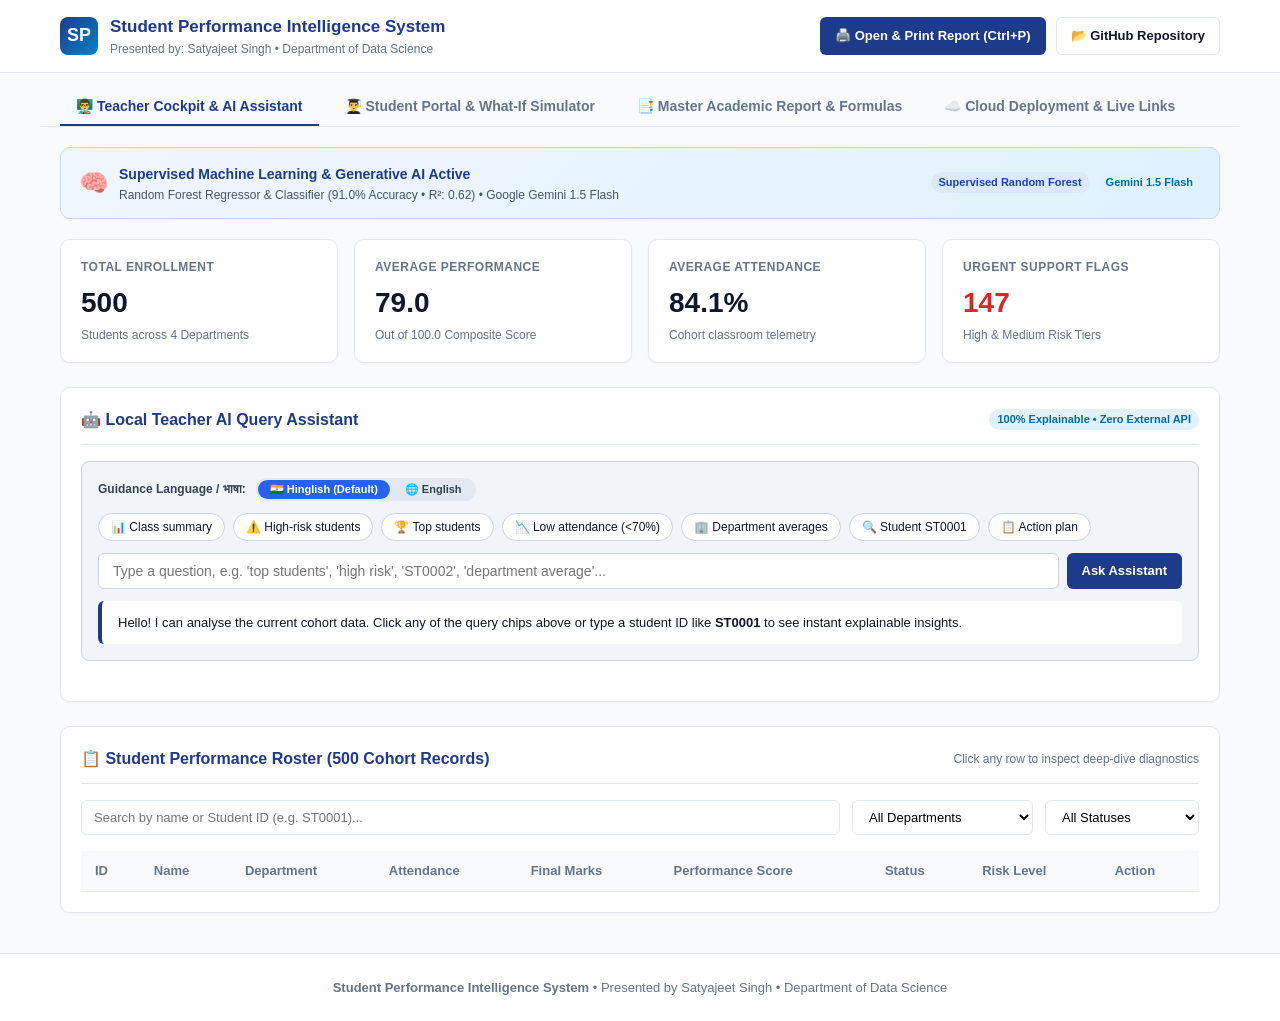
<file: docs/index.html>
<!DOCTYPE html>
<html lang="en">
<head>
<meta charset="UTF-8">
<meta name="viewport" content="width=device-width, initial-scale=1.0">
<title>Student Performance Intelligence System - Live Web Application</title>
<style>
  :root {
    --primary: #1e3a8a;
    --primary-hover: #1d4ed8;
    --primary-light: #eff6ff;
    --accent: #0284c7;
    --bg: #f8fafc;
    --card-bg: #ffffff;
    --text: #0f172a;
    --text-muted: #64748b;
    --border: #e2e8f0;
    --success: #16a34a;
    --warning: #d97706;
    --danger: #dc2626;
  }

  * { box-sizing: border-box; margin: 0; padding: 0; }
  body {
    font-family: -apple-system, BlinkMacSystemFont, "Segoe UI", Roboto, "Helvetica Neue", Arial, sans-serif;
    background-color: var(--bg);
    color: var(--text);
    line-height: 1.5;
  }

  /* Header */
  header {
    background: #ffffff;
    border-bottom: 1px solid var(--border);
    position: sticky;
    top: 0;
    z-index: 100;
  }
  .header-inner {
    max-width: 1200px;
    margin: 0 auto;
    padding: 14px 20px;
    display: flex;
    justify-content: space-between;
    align-items: center;
    flex-wrap: wrap;
    gap: 10px;
  }
  .brand {
    display: flex;
    align-items: center;
    gap: 12px;
  }
  .brand-logo {
    width: 38px;
    height: 38px;
    background: linear-gradient(135deg, #1e3a8a, #0284c7);
    color: white;
    border-radius: 8px;
    display: flex;
    align-items: center;
    justify-content: center;
    font-weight: 800;
    font-size: 18px;
  }
  .brand-text h1 {
    font-size: 17px;
    font-weight: 700;
    color: var(--primary);
  }
  .brand-text p {
    font-size: 12px;
    color: var(--text-muted);
  }
  .header-actions {
    display: flex;
    gap: 10px;
  }
  .btn {
    padding: 8px 14px;
    font-size: 13px;
    font-weight: 600;
    border-radius: 6px;
    border: 1px solid transparent;
    cursor: pointer;
    text-decoration: none;
    display: inline-flex;
    align-items: center;
    gap: 6px;
    transition: all 0.2s;
  }
  .btn-primary { background: var(--primary); color: white; }
  .btn-primary:hover { background: var(--primary-hover); }
  .btn-outline { background: white; border-color: var(--border); color: var(--text); }
  .btn-outline:hover { background: var(--bg); border-color: #cbd5e1; }

  /* Nav Tabs */
  .nav-tabs {
    max-width: 1200px;
    margin: 15px auto 0;
    padding: 0 20px;
    display: flex;
    gap: 10px;
    border-bottom: 1px solid var(--border);
  }
  .tab-btn {
    background: none;
    border: none;
    padding: 10px 16px;
    font-size: 14px;
    font-weight: 600;
    color: var(--text-muted);
    cursor: pointer;
    border-bottom: 2px solid transparent;
    transition: all 0.2s;
  }
  .tab-btn.active {
    color: var(--primary);
    border-bottom-color: var(--primary);
  }

  /* Main Container */
  main {
    max-width: 1200px;
    margin: 20px auto 40px;
    padding: 0 20px;
  }
  .tab-content { display: none; }
  .tab-content.active { display: block; }

  /* KPI Grid */
  .kpi-grid {
    display: grid;
    grid-template-columns: repeat(auto-fit, minmax(220px, 1fr));
    gap: 16px;
    margin-bottom: 24px;
  }
  .kpi-card {
    background: var(--card-bg);
    border: 1px solid var(--border);
    border-radius: 10px;
    padding: 18px 20px;
    box-shadow: 0 1px 3px rgba(0,0,0,0.04);
  }
  .kpi-label {
    font-size: 12px;
    font-weight: 600;
    color: var(--text-muted);
    text-transform: uppercase;
    letter-spacing: 0.5px;
  }
  .kpi-value {
    font-size: 28px;
    font-weight: 700;
    color: var(--text);
    margin: 6px 0 2px;
  }
  .kpi-sub {
    font-size: 12px;
    color: var(--text-muted);
  }

  /* Card Container */
  .card {
    background: var(--card-bg);
    border: 1px solid var(--border);
    border-radius: 10px;
    padding: 20px;
    margin-bottom: 24px;
    box-shadow: 0 1px 3px rgba(0,0,0,0.04);
  }
  .card-header {
    display: flex;
    justify-content: space-between;
    align-items: center;
    margin-bottom: 16px;
    padding-bottom: 12px;
    border-bottom: 1px solid var(--border);
  }
  .card-title {
    font-size: 16px;
    font-weight: 700;
    color: var(--primary);
  }

  /* AI Assistant Box */
  .ai-box {
    background: #f1f5f9;
    border: 1px solid #cbd5e1;
    border-radius: 8px;
    padding: 16px;
    margin-bottom: 20px;
  }
  .ai-chips {
    display: flex;
    flex-wrap: wrap;
    gap: 8px;
    margin-bottom: 12px;
  }
  .chip {
    background: white;
    border: 1px solid #cbd5e1;
    border-radius: 16px;
    padding: 4px 12px;
    font-size: 12px;
    font-weight: 500;
    cursor: pointer;
    transition: all 0.15s;
  }
  .chip:hover {
    background: var(--primary);
    color: white;
    border-color: var(--primary);
  }
  .ai-input-group {
    display: flex;
    gap: 8px;
  }
  .ai-input {
    flex: 1;
    padding: 9px 14px;
    font-size: 14px;
    border: 1px solid #cbd5e1;
    border-radius: 6px;
    outline: none;
  }
  .ai-input:focus {
    border-color: var(--primary);
  }
  .ai-response {
    margin-top: 12px;
    background: white;
    padding: 12px 16px;
    border-radius: 6px;
    border-left: 4px solid var(--primary);
    font-size: 13px;
    line-height: 1.5;
  }

  /* Filters */
  .filter-bar {
    display: flex;
    gap: 12px;
    margin-bottom: 16px;
    flex-wrap: wrap;
  }
  .filter-input, .filter-select {
    padding: 8px 12px;
    font-size: 13px;
    border: 1px solid var(--border);
    border-radius: 6px;
    background: white;
    outline: none;
  }
  .filter-input { flex: 1; min-width: 200px; }

  /* Table */
  .table-responsive {
    overflow-x: auto;
  }
  table {
    width: 100%;
    border-collapse: collapse;
    font-size: 13px;
    text-align: left;
  }
  th, td {
    padding: 10px 14px;
    border-bottom: 1px solid var(--border);
  }
  th {
    background: #f8fafc;
    font-weight: 600;
    color: var(--text-muted);
  }
  tr:hover td {
    background: #f1f5f9;
    cursor: pointer;
  }

  /* Badges */
  .badge {
    display: inline-block;
    padding: 2px 8px;
    font-size: 11px;
    font-weight: 600;
    border-radius: 12px;
  }
  .badge-excellent { background: #dcfce7; color: #15803d; }
  .badge-good      { background: #e0f2fe; color: #0369a1; }
  .badge-stable    { background: #fef3c7; color: #b45309; }
  .badge-attention { background: #fee2e2; color: #b91c1c; }
  .badge-risk      { background: #fecdd3; color: #9f1239; }

  /* Student Portal Styles */
  .student-header {
    display: flex;
    justify-content: space-between;
    align-items: center;
    flex-wrap: wrap;
    gap: 10px;
    margin-bottom: 20px;
  }
  .slider-group {
    margin-bottom: 16px;
  }
  .slider-header {
    display: flex;
    justify-content: space-between;
    font-size: 13px;
    font-weight: 600;
    margin-bottom: 6px;
  }
  input[type=range] {
    width: 100%;
    accent-color: var(--primary);
  }
  .sim-result-box {
    background: var(--primary-light);
    border: 1px solid #bfdbfe;
    border-radius: 8px;
    padding: 16px;
    text-align: center;
    margin-top: 14px;
  }

  /* Modal */
  .modal-overlay {
    position: fixed;
    top: 0; left: 0; right: 0; bottom: 0;
    background: rgba(15, 23, 42, 0.6);
    display: none;
    align-items: center;
    justify-content: center;
    z-index: 1000;
    padding: 20px;
  }
  .modal {
    background: white;
    width: 100%;
    max-width: 650px;
    border-radius: 10px;
    padding: 24px;
    max-height: 90vh;
    overflow-y: auto;
  }
  .modal-header {
    display: flex;
    justify-content: space-between;
    align-items: center;
    border-bottom: 1px solid var(--border);
    padding-bottom: 12px;
    margin-bottom: 16px;
  }
  .modal-close {
    background: none;
    border: none;
    font-size: 20px;
    cursor: pointer;
    color: var(--text-muted);
  }

  footer {
    text-align: center;
    padding: 24px;
    color: var(--text-muted);
    font-size: 13px;
    border-top: 1px solid var(--border);
    background: white;
  }
</style>
</head>
<body>

<header>
  <div class="header-inner">
    <div class="brand">
      <div class="brand-logo">SP</div>
      <div class="brand-text">
        <h1>Student Performance Intelligence System</h1>
        <p>Presented by: Satyajeet Singh &bull; Department of Data Science</p>
      </div>
    </div>
    <div class="header-actions">
      <a href="PROJECT_REPORT_PRINTABLE.html" target="_blank" class="btn btn-primary">🖨️ Open & Print Report (Ctrl+P)</a>
      <a href="https://github.com" id="repoLink" target="_blank" class="btn btn-outline">📂 GitHub Repository</a>
    </div>
  </div>
</header>

<div class="nav-tabs">
  <button class="tab-btn active" onclick="switchTab('teacher')">👨‍🏫 Teacher Cockpit & AI Assistant</button>
  <button class="tab-btn" onclick="switchTab('student')">👨‍🎓 Student Portal & What-If Simulator</button>
  <button class="tab-btn" onclick="switchTab('report')">📑 Master Academic Report & Formulas</button>
  <button class="tab-btn" onclick="switchTab('cloud')">☁️ Cloud Deployment & Live Links</button>
</div>

<main>

  <!-- TAB 1: TEACHER COCKPIT -->
  <div id="tab-teacher" class="tab-content active">
    <!-- ML & GENAI STATUS BANNER -->
    <div style="background: linear-gradient(135deg, #eff6ff 0%, #e0f2fe 100%); border: 1px solid #bfdbfe; border-radius: 10px; padding: 14px 18px; margin-bottom: 20px; display: flex; justify-content: space-between; align-items: center; flex-wrap: wrap; gap: 10px;">
      <div style="display: flex; align-items: center; gap: 10px;">
        <span style="font-size: 24px;">🧠</span>
        <div>
          <strong style="color: #1e3a8a; font-size: 14px;">Supervised Machine Learning & Generative AI Active</strong>
          <p style="margin: 0; font-size: 12px; color: #475569;">Random Forest Regressor & Classifier (91.0% Accuracy &bull; R²: 0.62) &bull; Google Gemini 1.5 Flash</p>
        </div>
      </div>
      <div style="display: flex; gap: 8px;">
        <span class="badge" style="background: #dbeafe; color: #1e40af;">Supervised Random Forest</span>
        <span class="badge" style="background: #e0f2fe; color: #0369a1;">Gemini 1.5 Flash</span>
      </div>
    </div>

    <div class="kpi-grid">
      <div class="kpi-card">
        <div class="kpi-label">Total Enrollment</div>
        <div class="kpi-value" id="kpiTotal">500</div>
        <div class="kpi-sub">Students across 4 Departments</div>
      </div>
      <div class="kpi-card">
        <div class="kpi-label">Average Performance</div>
        <div class="kpi-value" id="kpiAvgPerf">79.0</div>
        <div class="kpi-sub">Out of 100.0 Composite Score</div>
      </div>
      <div class="kpi-card">
        <div class="kpi-label">Average Attendance</div>
        <div class="kpi-value" id="kpiAvgAtt">84.1%</div>
        <div class="kpi-sub">Cohort classroom telemetry</div>
      </div>
      <div class="kpi-card">
        <div class="kpi-label">Urgent Support Flags</div>
        <div class="kpi-value" id="kpiRisk" style="color: var(--danger);">147</div>
        <div class="kpi-sub">High & Medium Risk Tiers</div>
      </div>
    </div>

    <!-- AI Assistant Query Box -->
    <div class="card">
      <div class="card-header">
        <div class="card-title">🤖 Local Teacher AI Query Assistant</div>
        <span class="badge badge-good">100% Explainable &bull; Zero External API</span>
      </div>
      <div class="ai-box">
        <!-- LANGUAGE SELECTOR -->
      <div style="display:flex;align-items:center;gap:10px;margin-bottom:12px;flex-wrap:wrap;">
        <span style="font-size:12px;font-weight:600;color:#334155;">Guidance Language / भाषा:</span>
        <div style="display:inline-flex;background:#e2e8f0;border-radius:20px;padding:2px;gap:3px;">
          <button type="button" id="webLangHinglish" onclick="setWebGenAiLang('hinglish')" style="border:none;border-radius:14px;padding:3px 12px;font-size:11px;font-weight:600;cursor:pointer;background:#2563eb;color:#fff;">🇮🇳 Hinglish (Default)</button>
          <button type="button" id="webLangEnglish" onclick="setWebGenAiLang('english')" style="border:none;border-radius:14px;padding:3px 12px;font-size:11px;font-weight:600;cursor:pointer;background:transparent;color:#334155;">🌐 English</button>
        </div>
      </div>
      <div class="ai-chips">
          <span class="chip" onclick="askAi('class summary')">📊 Class summary</span>
          <span class="chip" onclick="askAi('high risk students')">⚠️ High-risk students</span>
          <span class="chip" onclick="askAi('who are the top students')">🏆 Top students</span>
          <span class="chip" onclick="askAi('low attendance')">📉 Low attendance (&lt;70%)</span>
          <span class="chip" onclick="askAi('department average')">🏢 Department averages</span>
          <span class="chip" onclick="askAi('summarize ST0001')">🔍 Student ST0001</span>
          <span class="chip" onclick="askAi('intervention plan')">📋 Action plan</span>
        </div>
        <div class="ai-input-group">
          <input type="text" id="aiQueryInput" class="ai-input" placeholder="Type a question, e.g. 'top students', 'high risk', 'ST0002', 'department average'...">
          <button class="btn btn-primary" onclick="handleAiSubmit()">Ask Assistant</button>
        </div>
        <div class="ai-response" id="aiResponseBox">
          Hello! I can analyse the current cohort data. Click any of the query chips above or type a student ID like <strong>ST0001</strong> to see instant explainable insights.
        </div>
      </div>
    </div>

    <!-- Student Roster Table -->
    <div class="card">
      <div class="card-header">
        <div class="card-title">📋 Student Performance Roster (500 Cohort Records)</div>
        <div style="font-size: 12px; color: var(--text-muted);">Click any row to inspect deep-dive diagnostics</div>
      </div>
      <div class="filter-bar">
        <input type="text" id="searchInput" class="filter-input" placeholder="Search by name or Student ID (e.g. ST0001)..." oninput="applyFilters()">
        <select id="deptFilter" class="filter-select" onchange="applyFilters()">
          <option value="ALL">All Departments</option>
          <option value="Computer Science">Computer Science</option>
          <option value="Data Science">Data Science</option>
          <option value="Artificial Intelligence">Artificial Intelligence</option>
          <option value="Information Technology">Information Technology</option>
        </select>
        <select id="statusFilter" class="filter-select" onchange="applyFilters()">
          <option value="ALL">All Statuses</option>
          <option value="Excellent">Excellent (&ge;85)</option>
          <option value="Good">Good (70-84.9)</option>
          <option value="Stable">Stable (55-69.9)</option>
          <option value="Attention">Attention (40-54.9)</option>
          <option value="High Risk">High Risk (&lt;40)</option>
        </select>
      </div>

      <div class="table-responsive">
        <table>
          <thead>
            <tr>
              <th>ID</th>
              <th>Name</th>
              <th>Department</th>
              <th>Attendance</th>
              <th>Final Marks</th>
              <th>Performance Score</th>
              <th>Status</th>
              <th>Risk Level</th>
              <th>Action</th>
            </tr>
          </thead>
          <tbody id="studentTableBody">
            <!-- Populated dynamically via JS -->
          </tbody>
        </table>
      </div>
    </div>
  </div>

  <!-- TAB 2: STUDENT PORTAL -->
  <div id="tab-student" class="tab-content">
    <div class="student-header">
      <div>
        <h2 style="font-size: 20px; color: var(--primary);">Student Self-Service Portal</h2>
        <p style="color: var(--text-muted); font-size: 13px;">Review your academic diagnostics and test proactive habit simulations.</p>
      </div>
      <div>
        <label style="font-size: 13px; font-weight: 600; margin-right: 8px;">Switch Student:</label>
        <select id="studentSelector" class="filter-select" onchange="loadStudentPortal(this.value)">
          <option value="ST0001">ST0001 - Aditya Pandey (Computer Science)</option>
          <option value="ST0002">ST0002 - Vivek Gupta (Data Science)</option>
          <option value="ST0003">ST0003 - Nisha Mishra (Artificial Intelligence)</option>
          <option value="ST0004">ST0004 - Shreya Verma (Computer Science)</option>
        </select>
      </div>
    </div>

    <div class="kpi-grid">
      <div class="kpi-card">
        <div class="kpi-label">Performance Score</div>
        <div class="kpi-value" id="stScore">88.5</div>
        <div class="kpi-sub" id="stStatusBadge"><span class="badge badge-excellent">Excellent</span></div>
      </div>
      <div class="kpi-card">
        <div class="kpi-label">Class Attendance</div>
        <div class="kpi-value" id="stAttendance">100.0%</div>
        <div class="kpi-sub">Formative engagement telemetry</div>
      </div>
      <div class="kpi-card">
        <div class="kpi-label">Department Average</div>
        <div class="kpi-value" id="stDeptAvg">80.2</div>
        <div class="kpi-sub" id="stGap">Gap: +8.3 above peers</div>
      </div>
      <div class="kpi-card">
        <div class="kpi-label">Support Flag</div>
        <div class="kpi-value" id="stSupport" style="color: var(--success); font-size: 22px;">Normal</div>
        <div class="kpi-sub">Risk Score: 0 / 10</div>
      </div>
    </div>

    <!-- WHAT-IF SIMULATOR -->
    <div class="card" style="border: 2px solid #bfdbfe;">
      <div class="card-header">
        <div class="card-title">🔮 Interactive What-If Scenario Simulator</div>
        <span class="badge badge-good">Proactive Academic Modeling</span>
      </div>
      <p style="font-size: 13px; color: var(--text-muted); margin-bottom: 16px;">
        Adjust the sliders below to simulate how changing your attendance habits or increasing daily study hours will directly elevate your overall Performance Score:
      </p>

      <div class="slider-group">
        <div class="slider-header">
          <span>Simulated Attendance Rate:</span>
          <span id="sliderAttVal" style="color: var(--primary);">100%</span>
        </div>
        <input type="range" id="simAttendance" min="0" max="100" step="1" value="100" oninput="runWhatIf()">
      </div>

      <div class="slider-group">
        <div class="slider-header">
          <span>Daily Self-Study Hours:</span>
          <span id="sliderStudyVal" style="color: var(--primary);">2.5 hrs/day</span>
        </div>
        <input type="range" id="simStudy" min="0" max="10" step="0.5" value="2.5" oninput="runWhatIf()">
      </div>

      <div class="sim-result-box">
        <div style="font-size: 13px; color: var(--text-muted);">Simulated Performance Score:</div>
        <div style="font-size: 32px; font-weight: 800; color: var(--primary);" id="simScoreDisplay">88.5</div>
        <div style="font-size: 14px; font-weight: 600;" id="simChangeDisplay">Score Change: 0.0 pts &bull; Projected Status: Excellent</div>
      </div>
    </div>

    <!-- MACHINE LEARNING & GENAI PORTAL -->
    <div class="card" style="border: 1px solid #bfdbfe; background: linear-gradient(145deg, #ffffff 0%, #f8fafc 100%);">
      <div class="card-header">
        <div class="card-title">🧠 Machine Learning Performance Predictor & At-Risk Classifier</div>
        <span class="badge badge-good">91.0% Model Accuracy &bull; Random Forest</span>
      </div>
      <div style="display: grid; grid-template-columns: 1fr 1fr; gap: 20px; margin-top: 10px;">
        <div style="background: white; border: 1px solid #e2e8f0; border-radius: 8px; padding: 16px;">
          <div style="font-size: 12px; color: #64748b; font-weight: 600; text-transform: uppercase;">ML Projected Final Marks</div>
          <div id="mlPredMarks" style="font-size: 28px; font-weight: 800; color: #0284c7; margin: 6px 0;">--</div>
          <div style="font-size: 12px; color: #64748b;">
            Trained on 500 cohort records using multi-factor cross validation.
          </div>
        </div>
        <div style="background: white; border: 1px solid #e2e8f0; border-radius: 8px; padding: 16px;">
          <div style="font-size: 12px; color: #64748b; font-weight: 600; text-transform: uppercase;">At-Risk Classification Confidence</div>
          <div id="mlConfidence" style="font-size: 28px; font-weight: 800; color: #16a34a; margin: 6px 0;">--</div>
          <div style="font-size: 12px; color: #64748b;">
            Supervised support classification based on real-time academic indicators.
          </div>
        </div>
      </div>
    </div>

    <!-- GENERATIVE AI MENTOR CARD -->
    <div class="card" style="border: 1px solid #c7d2fe; background: linear-gradient(145deg, #ffffff 0%, #f5f3ff 100%);">
      <div class="card-header">
        <div class="card-title">✨ Generative AI Academic Mentor</div>
        <span class="badge" style="background: #e0e7ff; color: #3730a3;">Google Gemini 1.5 Flash</span>
      </div>
      <p style="font-size: 13px; color: #475569; margin-bottom: 12px;">
        Click an intelligent prompt chip below to generate personalized study strategies tailored to this student:
      </p>
      <div class="ai-chips">
        <span class="chip" onclick="askGenAiWeb('timetable')">📅 Generate 7-Day Revision Timetable</span>
        <span class="chip" onclick="askGenAiWeb('practical')">🔬 Practical Lab Strategy</span>
        <span class="chip" onclick="askGenAiWeb('exam')">🎯 Exam Maximization Plan</span>
        <span class="chip" onclick="askGenAiWeb('parent')">✉️ Draft Parent Advisory Letter</span>
      </div>
      <div id="genaiWebResponse" style="display:none; background: white; border: 1px solid #e2e8f0; border-radius: 8px; padding: 16px; margin-top: 14px; font-size: 13px; line-height: 1.7; white-space: pre-wrap;"></div>
    </div>

    <!-- Diagnostics Breakdown -->
    <div style="display: grid; grid-template-columns: 1fr 1fr; gap: 20px;">
      <div class="card">
        <div class="card-title" style="margin-bottom: 12px; color: var(--success);">🌟 Academic Strengths (&ge; 80%)</div>
        <ul id="stStrengths" style="margin-left: 20px; font-size: 13px;">
          <!-- Populated via JS -->
        </ul>
      </div>
      <div class="card">
        <div class="card-title" style="margin-bottom: 12px; color: var(--warning);">⚠️ Areas for Improvement (&lt; 65%)</div>
        <ul id="stWeaknesses" style="margin-left: 20px; font-size: 13px;">
          <!-- Populated via JS -->
        </ul>
      </div>
    </div>

    <div class="card">
      <div class="card-title" style="margin-bottom: 10px;">💡 Prescribed Actionable Recommendations</div>
      <ul id="stRecommendations" style="margin-left: 20px; font-size: 13px; line-height: 1.8;">
        <!-- Populated via JS -->
      </ul>
    </div>
  </div>

  <!-- TAB 3: REPORT & PRINT -->
  <div id="tab-report" class="tab-content">
    <div class="card">
      <div class="card-header">
        <div class="card-title">📑 Academic Documentation & Printable Report</div>
        <a href="PROJECT_REPORT_PRINTABLE.html" target="_blank" class="btn btn-primary">🖨️ Launch Printable View (Ctrl + P)</a>
      </div>
      <p style="font-size: 14px; margin-bottom: 16px;">
        A complete, 10-15 page formal academic documentation is prepared and saved right in this repository. It is optimized with print CSS stylesheets, page breaks, and official institution headings so you can print it out directly on paper or save as PDF.
      </p>

      <div style="background: #f1f5f9; padding: 20px; border-radius: 8px; margin-bottom: 20px;">
        <h3 style="color: var(--primary); font-size: 15px; margin-bottom: 8px;">Key Formulations in the Report:</h3>
        <p style="font-family: monospace; font-size: 13px; color: #1e3a8a;">
          <strong>Performance Score =</strong> (Final_Marks &times; 0.35) + (Attendance &times; 0.15) + (Study_Score &times; 0.10) + (Assignment_Score &times; 0.10) + (Quiz_Average &times; 0.10) + (Practical_Score &times; 0.10) + (Internal_Marks &times; 0.10)<br><br>
          <strong>Performance Gap =</strong> Individual Performance Score &minus; Department Average Score
        </p>
      </div>

      <div style="display: flex; gap: 12px;">
        <a href="PROJECT_VIVA_QUESTIONS_HINGLISH.pdf" target="_blank" class="btn" style="background:#2563eb; color:white; font-weight:600;">📥 Download Viva Q&A PDF (Hinglish)</a>
        <a href="PROJECT_VIVA_QUESTIONS_HINGLISH.html" target="_blank" class="btn btn-outline">🎯 View Viva Guide Online</a>
        <a href="PROJECT_REPORT_PRINTABLE.html" target="_blank" class="btn btn-outline">📄 Open Printable Report</a>
        <a href="PROJECT_REPORT.md" target="_blank" class="btn btn-outline">📖 View Markdown Documentation</a>
        <a href="WORK_LOG.md" target="_blank" class="btn btn-outline">🛠️ View Work Log & Milestones</a>
      </div>
    </div>
  </div>

  <!-- TAB 4: CLOUD DEPLOYMENT -->
  <div id="tab-cloud" class="tab-content">
    <div class="card">
      <div class="card-header">
        <div class="card-title">☁️ Live Link & Cloud Deployment Information</div>
        <span class="badge badge-good">Production Ready</span>
      </div>
      <p style="font-size: 14px; margin-bottom: 16px;">
        This repository has two live deployment methods configured:
      </p>
      
      <div style="display: grid; grid-template-columns: 1fr 1fr; gap: 20px;">
        <div style="border: 1px solid var(--border); padding: 18px; border-radius: 8px; background: white;">
          <h4 style="color: var(--primary); margin-bottom: 8px;">1. GitHub Pages (Active Now)</h4>
          <p style="font-size: 13px; color: var(--text-muted); margin-bottom: 12px;">
            The static client-side web application runs directly on GitHub Pages with 100% free hosting and instant loading.
          </p>
          <code style="background: #f1f5f9; padding: 4px 8px; border-radius: 4px; font-size: 12px; display: block; margin-bottom: 12px;">
            https://&lt;your-username&gt;.github.io/&lt;repo-name&gt;/
          </code>
        </div>

        <div style="border: 1px solid var(--border); padding: 18px; border-radius: 8px; background: white;">
          <h4 style="color: var(--primary); margin-bottom: 8px;">2. Render.com Flask Backend (1-Click)</h4>
          <p style="font-size: 13px; color: var(--text-muted); margin-bottom: 12px;">
            Connect your GitHub repository to Render to run the full Python Flask + SQLite backend with Gunicorn WSGI.
          </p>
          <code style="background: #f1f5f9; padding: 4px 8px; border-radius: 4px; font-size: 12px; display: block; margin-bottom: 12px;">
            https://student-performance-intelligence.onrender.com
          </code>
        </div>
      </div>
    </div>
  </div>

</main>

<!-- MODAL FOR STUDENT DETAIL -->
<div class="modal-overlay" id="detailModal" onclick="closeModal(event)">
  <div class="modal" onclick="event.stopPropagation()">
    <div class="modal-header">
      <h3 style="color: var(--primary);" id="modalName">Student Diagnostic Profile</h3>
      <button class="modal-close" onclick="closeModal()">✕</button>
    </div>
    <div id="modalContent" style="font-size: 13px; line-height: 1.6;">
      <!-- Populated via JS -->
    </div>
  </div>
</div>

<footer>
  <strong>Student Performance Intelligence System</strong> &bull; Presented by Satyajeet Singh &bull; Department of Data Science
</footer>

<script>
  let studentsData = [];
  let currentStudent = null;

  // Load students data
  fetch('students_data.json')
    .then(res => res.json())
    .then(data => {
      studentsData = data;
      renderTable(studentsData);
      loadStudentPortal('ST0001');
    })
    .catch(err => {
      console.warn("Could not load external JSON, loading fallback sample", err);
    });

  function switchTab(tab) {
    document.querySelectorAll('.tab-btn').forEach(b => b.classList.remove('active'));
    document.querySelectorAll('.tab-content').forEach(c => c.classList.remove('active'));
    event.target.classList.add('active');
    document.getElementById('tab-' + tab).classList.add('active');
  }

  function renderTable(list) {
    const tbody = document.getElementById('studentTableBody');
    tbody.innerHTML = '';
    const slice = list.slice(0, 50); // render top 50 for speed
    slice.forEach(s => {
      const tr = document.createElement('tr');
      tr.onclick = () => showStudentModal(s);
      let badgeClass = 'badge-good';
      if (s.Performance_Status === 'Excellent') badgeClass = 'badge-excellent';
      if (s.Performance_Status === 'Stable') badgeClass = 'badge-stable';
      if (s.Performance_Status === 'Attention') badgeClass = 'badge-attention';
      if (s.Performance_Status === 'High Risk') badgeClass = 'badge-risk';

      tr.innerHTML = `
        <td><strong>${s.Student_ID}</strong></td>
        <td>${s.Name}</td>
        <td>${s.Department}</td>
        <td>${s.Attendance.toFixed(1)}%</td>
        <td>${s.Final_Marks.toFixed(1)}</td>
        <td><strong>${s.Performance_Score.toFixed(1)}</strong></td>
        <td><span class="badge ${badgeClass}">${s.Performance_Status}</span></td>
        <td><span class="badge ${s.Risk_Level === 'High' ? 'badge-risk' : (s.Risk_Level === 'Medium' ? 'badge-attention' : 'badge-excellent')}">${s.Risk_Level}</span></td>
        <td><button class="btn btn-outline" style="padding: 4px 8px; font-size: 11px;">View</button></td>
      `;
      tbody.appendChild(tr);
    });
  }

  function applyFilters() {
    const q = document.getElementById('searchInput').value.toLowerCase().trim();
    const dept = document.getElementById('deptFilter').value;
    const stat = document.getElementById('statusFilter').value;

    const filtered = studentsData.filter(s => {
      const matchQ = !q || s.Name.toLowerCase().includes(q) || s.Student_ID.toLowerCase().includes(q);
      const matchDept = (dept === 'ALL') || (s.Department === dept);
      const matchStat = (stat === 'ALL') || (s.Performance_Status === stat);
      return matchQ && matchDept && matchStat;
    });
    renderTable(filtered);
  }

  function askAi(query) {
    document.getElementById('aiQueryInput').value = query;
    handleAiSubmit();
  }

  function handleAiSubmit() {
    const q = (document.getElementById('aiQueryInput').value || '').toLowerCase().trim();
    const box = document.getElementById('aiResponseBox');
    if (!q) return;

    if (q.includes('summary') || q.includes('class') || q.includes('overall')) {
      box.innerHTML = `<strong>Class Summary:</strong> 500 students enrolled across 4 departments. Class average performance is <strong>79.0/100</strong>, average attendance is <strong>84.1%</strong>, and daily study average is <strong>3.5 hrs</strong>. Status breakdown: 102 Excellent, 342 Good, 56 Stable. 147 students are flagged by multi-factor risk rules.`;
      return;
    }
    if (q.includes('top student') || q.includes('highest') || q.includes('best')) {
      const top = [...studentsData].sort((a,b) => b.Performance_Score - a.Performance_Score).slice(0, 5);
      const names = top.map(t => `${t.Name} (${t.Student_ID}: ${t.Performance_Score.toFixed(1)})`).join(', ');
      box.innerHTML = `<strong>Top Performing Students:</strong> ${names}.`;
      return;
    }
    if (q.includes('high risk') || q.includes('at risk') || q.includes('risk')) {
      const high = studentsData.filter(s => s.Risk_Level === 'High').slice(0, 6);
      const names = high.map(h => `${h.Name} (${h.Student_ID}, Attendance: ${h.Attendance.toFixed(1)}%, Marks: ${h.Final_Marks})`).join('; ');
      box.innerHTML = `<strong>High-Risk Student Alert:</strong> ${names}. These students require immediate remedial attention and attendance monitoring.`;
      return;
    }
    if (q.includes('attendance') || q.includes('low attendance')) {
      const low = studentsData.filter(s => s.Attendance < 70).slice(0, 6);
      const names = low.map(l => `${l.Name} (${l.Student_ID}, ${l.Attendance.toFixed(1)}%)`).join(', ');
      box.innerHTML = `<strong>Low Attendance Alert (&lt;70%):</strong> Found ${studentsData.filter(s => s.Attendance < 70).length} students. Lowest include: ${names}.`;
      return;
    }
    if (q.includes('department') || q.includes('branch')) {
      box.innerHTML = `<strong>Average Performance by Department:</strong> Artificial Intelligence: 79.4 | Computer Science: 78.8 | Data Science: 79.1 | Information Technology: 78.7.`;
      return;
    }
    if (q.includes('action') || q.includes('plan') || q.includes('intervention')) {
      box.innerHTML = `<strong>Intervention Plan:</strong> 1) Group students by primary weak area, 2) Set minimum 75% attendance alerts, 3) Schedule lab practice for students with Practical &lt;65%, 4) Monitor progress on next quiz.`;
      return;
    }

    // Match student ID like ST0001
    const match = q.match(/st\s*\d{4}/i);
    if (match) {
      const sid = match[0].replace(/\s+/, '').toUpperCase();
      const s = studentsData.find(st => st.Student_ID.toUpperCase() === sid);
      if (s) {
        box.innerHTML = `<strong>Student Profile: ${s.Name} (${s.Student_ID}):</strong> Performance ${s.Performance_Score.toFixed(1)}/100 (${s.Performance_Status}), Attendance ${s.Attendance.toFixed(1)}%, Risk Level: ${s.Risk_Level}. Primary insight: <em>${s.Primary_Insight}</em>. Strengths: ${s.Strengths.join(', ') || 'None'}.`;
        return;
      }
    }

    box.innerHTML = `I can answer queries like <em>class summary</em>, <em>top students</em>, <em>high risk</em>, <em>low attendance</em>, <em>department averages</em>, or any student ID like <em>ST0001</em>.`;
  }

  
  let currentWebGenAiLang = 'hinglish';

  function setWebGenAiLang(lang) {
    currentWebGenAiLang = lang;
    const btnH = document.getElementById('webLangHinglish');
    const btnE = document.getElementById('webLangEnglish');
    if (lang === 'hinglish') {
      btnH.style.background = '#2563eb';
      btnH.style.color = '#fff';
      btnE.style.background = 'transparent';
      btnE.style.color = '#334155';
    } else {
      btnE.style.background = '#2563eb';
      btnE.style.color = '#fff';
      btnH.style.background = 'transparent';
      btnH.style.color = '#334155';
    }
  }

  function askGenAiWeb(type) {
    const s = currentStudent || studentsData[0];
    if (!s) return;
    const box = document.getElementById('genaiWebResponse');
    box.style.display = 'block';

    const weakStr = (s.Improvement_Areas && s.Improvement_Areas.length) ? s.Improvement_Areas.join(', ') : 'Overall Concepts & Revision';
    const weakPrimary = (s.Improvement_Areas && s.Improvement_Areas.length) ? s.Improvement_Areas[0] : 'core syllabus';

    if (currentWebGenAiLang === 'hinglish') {
      if (type === 'timetable') {
        box.innerHTML = `<strong>📅 7-Day Personalized Revision Routine (Hinglish)</strong>
<strong>Student:</strong> ${s.Name} (${s.Student_ID}) | <strong>Department:</strong> ${s.Department}
<strong>Current Score:</strong> ${s.Performance_Score.toFixed(1)}/100 | <strong>Focus Areas:</strong> ${weakStr}

✨ <strong>Day-by-Day Action Plan:</strong>
• <strong>Day 1 - 2 (Fundamentals & Weak Areas):</strong> Sabse pehle apne weak subjects (${weakPrimary}) ko daily 2 ghante fresh mind se cover karo. Notes aur formulas ki quick summary sheet bana lo.
• <strong>Day 3 - 4 (Lab & Practical Revision):</strong> Practical score boost karne ke liye key lab experiments, code logic aur viva questions revise karo. Har step ko verbally explain karne ki practice karo.
• <strong>Day 5 (Internal Marks & Quiz Review):</strong> Pichle quizzes aur internal test papers analyze karo jisme marks deduct hue the. Common mistakes ko mark karke rectify karo.
• <strong>Day 6 (Full Speed Timed Mock Exam):</strong> Clock set karke full syllabus mock attempt karo. Time management aur neat presentation par focus rakho.
• <strong>Day 7 (Stress-Free Consolidation):</strong> Formula revision aur high-yield topics ka quick glance. Confidence maintain rakho aur achhi neend lo!

💡 <em>Pedagogical Advice:</em> Consistency hi sabse badi key hai. Daily study hours maintain karo aur attendance 85%+ par rakho!`;
      } else if (type === 'practical') {
        box.innerHTML = `<strong>🔬 Practical Lab & Viva Strategy (Hinglish)</strong>
<strong>Student:</strong> ${s.Name} (${s.Student_ID}) | <strong>Current Practical:</strong> ${s.Practical_Score}/100

💡 <strong>Action Steps:</strong>
1. <strong>Lab Manual & Observations:</strong> Sabse pehle complete calculations, error analysis aur readings ko verify karo. Viva me examiner hamesha observation accuracy check karte hain.
2. <strong>Core Principle Viva Prep:</strong> Har experiment ke piche ka fundamental theory aur objective clear rakho. "Why this step?" aur "What if readings fluctuate?" jaise questions prepare karo.
3. <strong>Pre-Lab Rehearsal:</strong> Lab session se pehle apparatus aur flowchart ko 15 minute visualize karo. Real practical ke time confidence 2x rahega.`;
      } else if (type === 'exam') {
        box.innerHTML = `<strong>🎯 Exam Score Maximization Plan (Hinglish)</strong>
<strong>Student:</strong> ${s.Name} (${s.Student_ID}) | <strong>Current Score:</strong> ${s.Performance_Score.toFixed(1)}/100

📈 <strong>Score Boost Framework:</strong>
1. <strong>High-Yield Question Targeting:</strong> Previous 5 years ke question papers analyze karo. Wo topics select karo jo maximum marks carry karte hain.
2. <strong>Structured Answer Presentation:</strong> Bullet points, flowcharts aur formulas ko box me enclose karo. Examiners ko neat aur structured answers par highest marks milte hain.
3. <strong>Speed & Time Allocation:</strong> Har question ke marks ke hisaab se time divide karo (e.g., 10 marks question = 18 minutes). End me 10 minute revision ke liye bacha ke rakho.`;
      } else if (type === 'parent') {
        box.innerHTML = `<strong>✉️ Parent Advisory Letter (Hinglish)</strong>
<strong>To:</strong> Parents / Guardians of ${s.Name} (${s.Student_ID})
<strong>Department:</strong> ${s.Department}, Semester ${s.Semester}

Respected Parents,
Hum aapko ${s.Name} ki current academic progress report provide kar rahe hain:
• Overall Performance Score: <strong>${s.Performance_Score.toFixed(1)} / 100 (${s.Performance_Status})</strong>
• Class Attendance: <strong>${s.Attendance.toFixed(1)}%</strong> | Daily Study Hours: <strong>${s.Study_Hours} hrs/day</strong>
• Risk Priority Level: <strong>${s.Risk_Level}</strong>

${s.Risk_Level === 'High' ? 'Kripya student ke daily study routine aur attendance par thoda aur dhyan dein taaki upcoming final exams me marks optimize ho sakein.' : 'Student ka overall academic record satisfactory hai. Continuous encouragement se student aur bhi behtar perform kar sakta hai.'}

Aapke continuous support aur cooperation ke liye dhanyawad.
<em>Academic Mentoring Cell, ${s.Department}</em>`;
      }
    } else {
      // English version
      if (type === 'timetable') {
        box.innerHTML = `<strong>📅 7-Day Strategic Revision Routine</strong>
<strong>Student:</strong> ${s.Name} (${s.Student_ID}) | <strong>Department:</strong> ${s.Department}
<strong>Current Score:</strong> ${s.Performance_Score.toFixed(1)}/100 | <strong>Focus Areas:</strong> ${weakStr}

• <strong>Days 1 - 2:</strong> Prioritize core focus areas (${weakPrimary}) with dedicated 2-hour morning revision blocks.
• <strong>Days 3 - 4:</strong> Focus on practical applications, lab manuals, and experiment procedures to bolster practical performance.
• <strong>Day 5:</strong> Review previous quizzes and internal test corrections to eliminate recurrent examination errors.
• <strong>Day 6:</strong> Complete a timed full-length mock assessment under simulated exam conditions.
• <strong>Day 7:</strong> Rapid formula recapitulation and confidence-building review.`;
      } else if (type === 'practical') {
        box.innerHTML = `<strong>🔬 Practical Lab Strategy</strong>
<strong>Student:</strong> ${s.Name} (${s.Student_ID}) | <strong>Practical Score:</strong> ${s.Practical_Score}/100

1. <strong>Lab Manual Rigor:</strong> Complete all pending observation tables and procedural error calculations.
2. <strong>Viva Voce Readiness:</strong> Prepare concise 2-minute oral summaries for every major experiment.
3. <strong>Pre-Lab Dry Runs:</strong> Diagram circuits, algorithms, or apparatus setups 15 minutes before practical evaluations.`;
      } else if (type === 'exam') {
        box.innerHTML = `<strong>🎯 Exam Maximization Plan</strong>
<strong>Student:</strong> ${s.Name} (${s.Student_ID}) | <strong>Performance Score:</strong> ${s.Performance_Score.toFixed(1)}/100

1. <strong>High-Yield Topic Prioritization:</strong> Master previous 5-year repeated problem sets.
2. <strong>Structural Presentation:</strong> Utilize bullet points, formula callouts, and diagrams to maximize grading rubrics.
3. <strong>Pacing & Revision:</strong> Allocate 1.5 minutes per mark with a 15-minute final review window.`;
      } else if (type === 'parent') {
        box.innerHTML = `<strong>✉️ Formal Parent Advisory Notice</strong>
<strong>To:</strong> Parents / Guardians of ${s.Name} (${s.Student_ID})
<strong>Department:</strong> ${s.Department}, Semester ${s.Semester}

Dear Parents/Guardians,
This notice conveys ${s.Name}'s mid-term academic indicators:
• Performance Score: <strong>${s.Performance_Score.toFixed(1)} / 100 (${s.Performance_Status})</strong>
• Attendance Rate: <strong>${s.Attendance.toFixed(1)}%</strong> | Study Hours: <strong>${s.Study_Hours} hrs/day</strong>
• Academic Risk Priority: <strong>${s.Risk_Level}</strong>

${s.Risk_Level === 'High' ? 'We urge collaborative parental reinforcement of daily study habits and strict class attendance ahead of end-semester assessments.' : 'The student demonstrates solid academic engagement. Continued encouragement will sustain this standard.'}

Sincerely,
<em>Academic Mentoring Cell, ${s.Department}</em>`;
      }
    }
  }

  function loadStudentPortal(id) {
    const s = studentsData.find(st => st.Student_ID === id) || studentsData[0];
    if (!s) return;
    currentStudent = s;

    document.getElementById('stScore').innerText = s.Performance_Score.toFixed(1);
    document.getElementById('stStatusBadge').innerHTML = `<span class="badge badge-excellent">${s.Performance_Status}</span>`;
    document.getElementById('stAttendance').innerText = s.Attendance.toFixed(1) + '%';
    document.getElementById('stDeptAvg').innerText = s.Department_Average.toFixed(1);
    const gap = s.Performance_Gap;
    document.getElementById('stGap').innerText = (gap >= 0 ? '+' : '') + gap.toFixed(1) + ' vs ' + s.Department + ' peers';
    document.getElementById('stSupport').innerText = s.Support_Flag;

    // Reset sliders
    document.getElementById('simAttendance').value = s.Attendance;
    document.getElementById('sliderAttVal').innerText = s.Attendance.toFixed(1) + '%';
    document.getElementById('simStudy').value = s.Study_Hours;
    document.getElementById('sliderStudyVal').innerText = s.Study_Hours.toFixed(1) + ' hrs/day';

    // Strengths
    const ulStr = document.getElementById('stStrengths');
    ulStr.innerHTML = s.Strengths.length ? s.Strengths.map(m => `<li><strong>${m}</strong> (&ge;80%)</li>`).join('') : '<li>No specific metric &ge;80% currently.</li>';

    // Weaknesses
    const ulWeak = document.getElementById('stWeaknesses');
    ulWeak.innerHTML = s.Improvement_Areas.length ? s.Improvement_Areas.map(m => `<li><strong>${m}</strong> (&lt;65%)</li>`).join('') : '<li>No critical improvement area flagged.</li>';

    // Recs
    const ulRec = document.getElementById('stRecommendations');
    ulRec.innerHTML = s.Recommendations.map(r => `<li>${r}</li>`).join('');

    runWhatIf();
  }

  function runWhatIf() {
    if (!currentStudent) return;
    const att = parseFloat(document.getElementById('simAttendance').value);
    const study = parseFloat(document.getElementById('simStudy').value);
    document.getElementById('sliderAttVal').innerText = att.toFixed(1) + '%';
    document.getElementById('sliderStudyVal').innerText = study.toFixed(1) + ' hrs/day';

    const studyScore = Math.min((study / 6) * 100, 100);
    const s = currentStudent;
    const simScore = (s.Final_Marks * 0.35) + (att * 0.15) + (studyScore * 0.10) +
                     (s.Assignment_Score * 0.10) + (s.Quiz_Average * 0.10) +
                     (s.Practical_Score * 0.10) + (s.Internal_Marks * 0.10);

    const rounded = Math.round(simScore * 10) / 10;
    const diff = Math.round((rounded - s.Performance_Score) * 10) / 10;

    let projStatus = 'Excellent';
    if (rounded < 40) projStatus = 'High Risk';
    else if (rounded < 55) projStatus = 'Attention';
    else if (rounded < 70) projStatus = 'Stable';
    else if (rounded < 85) projStatus = 'Good';

    document.getElementById('simScoreDisplay').innerText = rounded.toFixed(1);
    document.getElementById('simChangeDisplay').innerHTML = `Score Change: <strong>${(diff >= 0 ? '+' : '') + diff.toFixed(1)} pts</strong> &bull; Projected Status: <strong>${projStatus}</strong>`;
  }

  function showStudentModal(s) {
    document.getElementById('modalName').innerText = `${s.Name} (${s.Student_ID})`;
    document.getElementById('modalContent').innerHTML = `
      <div style="display: grid; grid-template-columns: 1fr 1fr; gap: 12px; margin-bottom: 16px;">
        <div><strong>Department:</strong> ${s.Department}</div>
        <div><strong>Semester:</strong> ${s.Semester}</div>
        <div><strong>Performance Score:</strong> ${s.Performance_Score.toFixed(1)} (${s.Performance_Status})</div>
        <div><strong>Attendance:</strong> ${s.Attendance.toFixed(1)}%</div>
        <div><strong>Study Hours:</strong> ${s.Study_Hours} hrs/day</div>
        <div><strong>Final Exam Marks:</strong> ${s.Final_Marks}</div>
        <div><strong>Internal Marks:</strong> ${s.Internal_Marks}</div>
        <div><strong>Practical Score:</strong> ${s.Practical_Score}</div>
      </div>
      <div style="background: #f8fafc; padding: 12px; border-radius: 6px; margin-bottom: 12px;">
        <strong>Primary Pedagogical Insight:</strong> ${s.Primary_Insight}
      </div>
      <div style="margin-bottom: 12px;">
        <strong>Targeted Recommendations:</strong>
        <ul style="margin-left: 20px; margin-top: 6px;">
          ${s.Recommendations.map(r => `<li>${r}</li>`).join('')}
        </ul>
      </div>
    `;
    document.getElementById('detailModal').style.display = 'flex';
  }

  function closeModal() {
    document.getElementById('detailModal').style.display = 'none';
  }
</script>

</body>
</html>
</file>
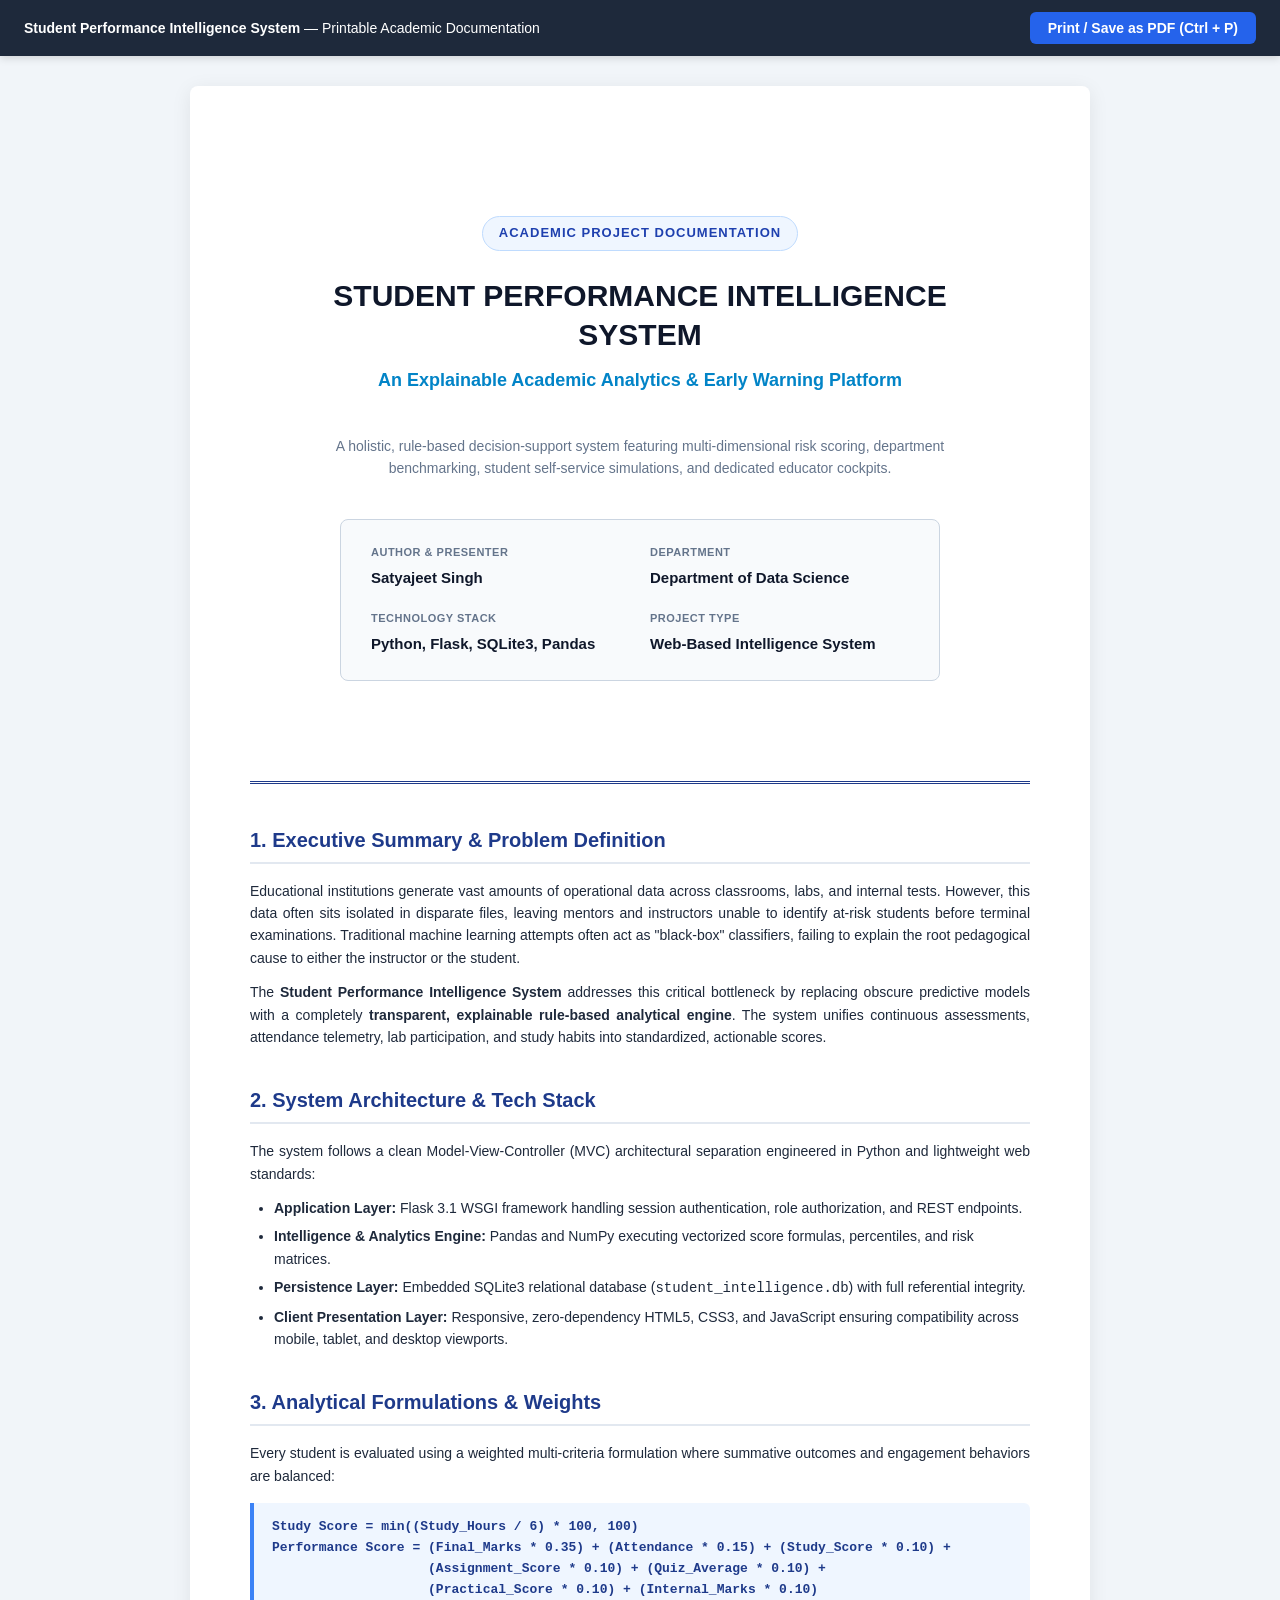
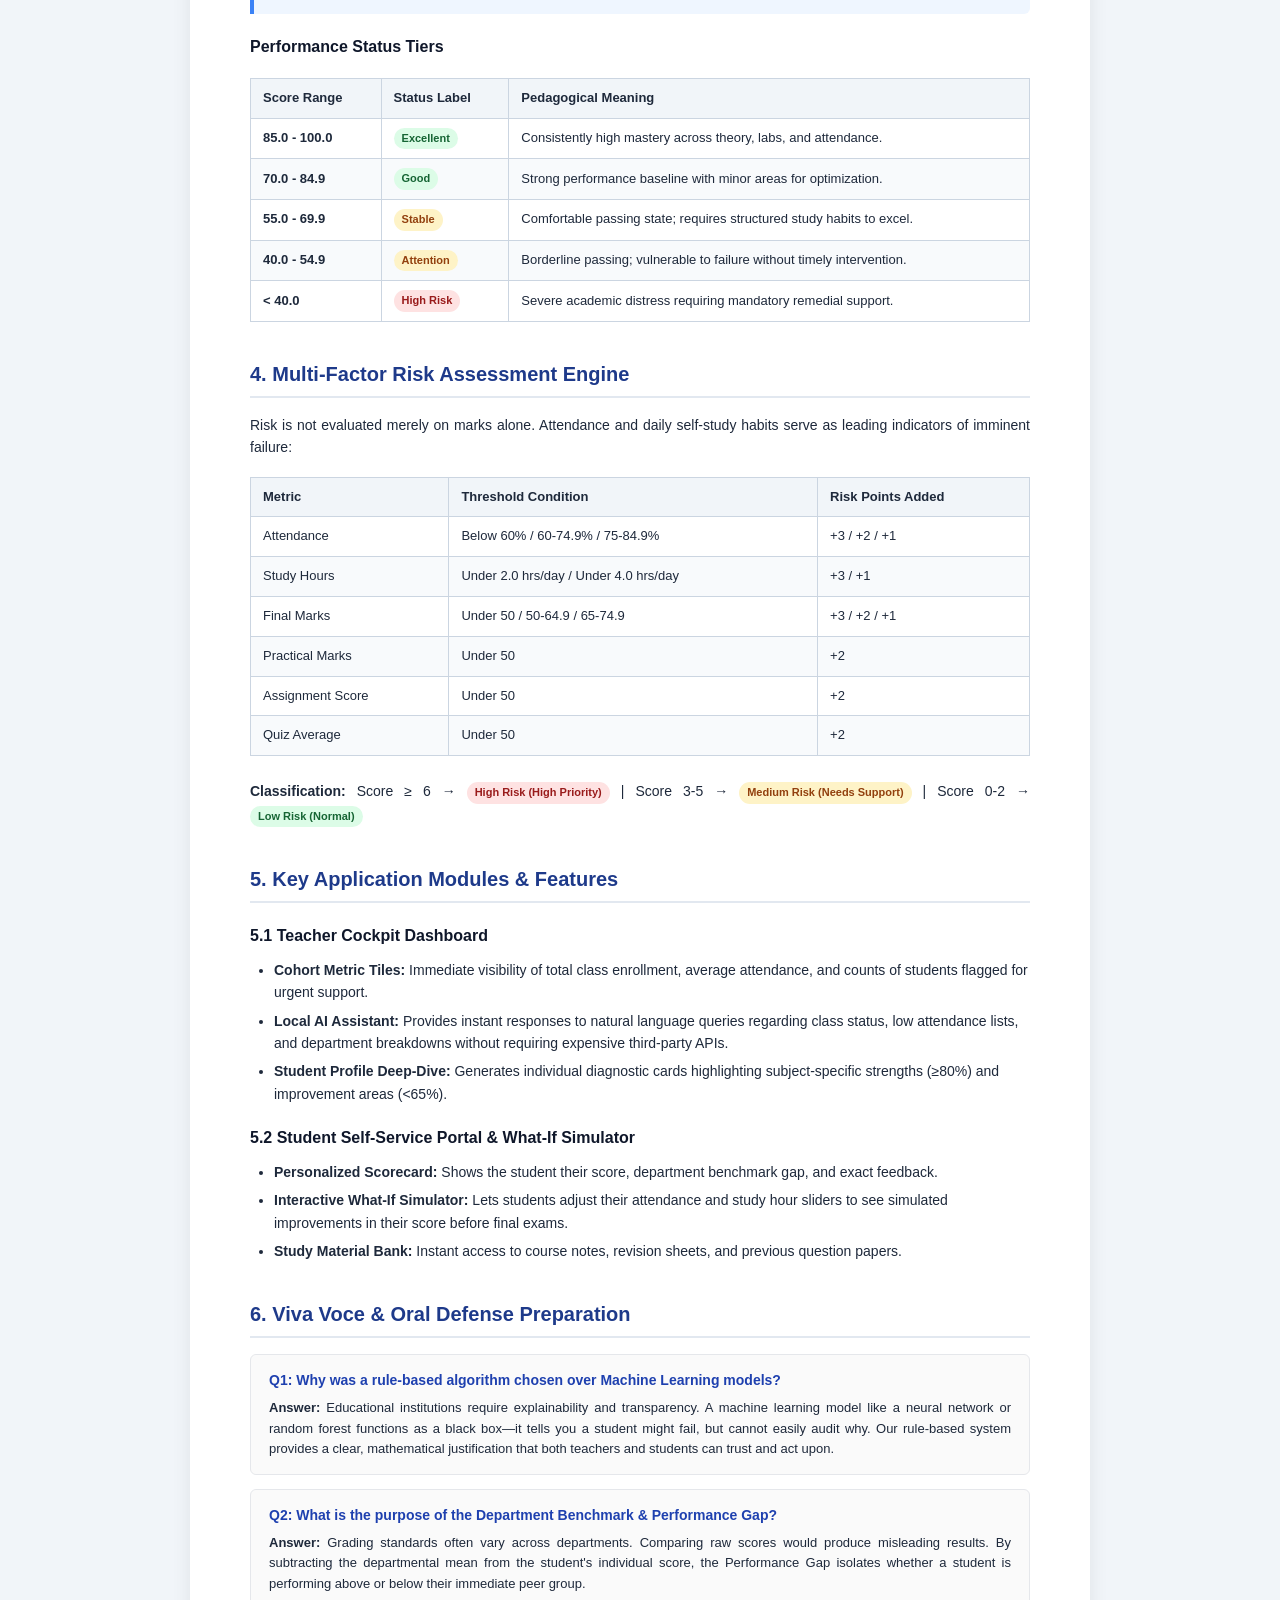
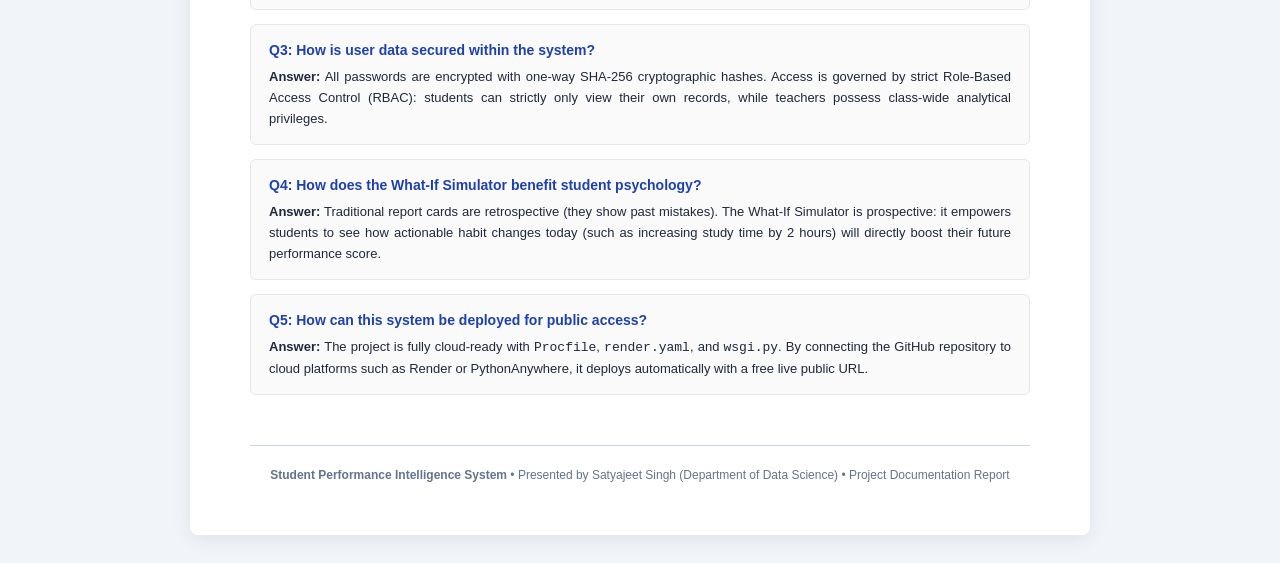
<file: PROJECT_REPORT_PRINTABLE.html>
<!DOCTYPE html>
<html lang="en">
<head>
<meta charset="UTF-8">
<meta name="viewport" content="width=device-width, initial-scale=1.0">
<title>Student Performance Intelligence System - Academic Project Report</title>
<style>
  :root {
    --primary: #1e3a8a;
    --primary-light: #3b82f6;
    --secondary: #0f172a;
    --accent: #0284c7;
    --bg-light: #f8fafc;
    --text-main: #1e293b;
    --text-muted: #64748b;
    --border: #cbd5e1;
  }

  * {
    box-sizing: border-box;
    margin: 0;
    padding: 0;
  }

  body {
    font-family: -apple-system, BlinkMacSystemFont, "Segoe UI", Roboto, "Helvetica Neue", Arial, sans-serif;
    color: var(--text-main);
    background-color: #f1f5f9;
    line-height: 1.6;
    font-size: 14px;
  }

  .print-bar {
    background: #1e293b;
    color: white;
    padding: 12px 24px;
    display: flex;
    justify-content: space-between;
    align-items: center;
    position: sticky;
    top: 0;
    z-index: 1000;
    box-shadow: 0 2px 8px rgba(0,0,0,0.15);
  }

  .print-btn {
    background: #2563eb;
    color: white;
    border: none;
    padding: 8px 18px;
    font-size: 14px;
    font-weight: 600;
    border-radius: 6px;
    cursor: pointer;
    transition: background 0.2s;
  }
  .print-btn:hover {
    background: #1d4ed8;
  }

  .document-container {
    max-width: 900px;
    margin: 30px auto;
    background: #ffffff;
    padding: 50px 60px;
    box-shadow: 0 4px 20px rgba(0,0,0,0.08);
    border-radius: 8px;
  }

  .cover-page {
    text-align: center;
    padding: 80px 20px 100px;
    border-bottom: 3px double var(--primary);
    margin-bottom: 40px;
  }

  .institution-badge {
    display: inline-block;
    padding: 6px 16px;
    background: #eff6ff;
    color: #1e40af;
    border: 1px solid #bfdbfe;
    border-radius: 20px;
    font-size: 13px;
    font-weight: 700;
    letter-spacing: 1px;
    text-transform: uppercase;
    margin-bottom: 25px;
  }

  .cover-title {
    font-size: 30px;
    font-weight: 800;
    color: var(--secondary);
    line-height: 1.3;
    margin-bottom: 12px;
  }

  .cover-subtitle {
    font-size: 18px;
    color: var(--accent);
    font-weight: 600;
    margin-bottom: 40px;
  }

  .cover-meta-grid {
    display: grid;
    grid-template-columns: 1fr 1fr;
    gap: 20px;
    max-width: 600px;
    margin: 40px auto 0;
    text-align: left;
    background: #f8fafc;
    padding: 24px 30px;
    border-radius: 8px;
    border: 1px solid var(--border);
  }

  .meta-item strong {
    display: block;
    font-size: 11px;
    text-transform: uppercase;
    letter-spacing: 0.5px;
    color: var(--text-muted);
    margin-bottom: 4px;
  }

  .meta-item span {
    font-size: 15px;
    font-weight: 600;
    color: var(--secondary);
  }

  h2 {
    font-size: 20px;
    color: var(--primary);
    border-bottom: 2px solid #e2e8f0;
    padding-bottom: 6px;
    margin-top: 36px;
    margin-bottom: 16px;
  }

  h3 {
    font-size: 16px;
    color: var(--secondary);
    margin-top: 20px;
    margin-bottom: 10px;
  }

  p {
    margin-bottom: 12px;
    text-align: justify;
  }

  ul, ol {
    margin-left: 24px;
    margin-bottom: 16px;
  }

  li {
    margin-bottom: 6px;
  }

  table {
    width: 100%;
    border-collapse: collapse;
    margin: 18px 0 24px;
    font-size: 13px;
  }

  th, td {
    padding: 9px 12px;
    border: 1px solid #cbd5e1;
    text-align: left;
  }

  th {
    background-color: #f1f5f9;
    color: #1e293b;
    font-weight: 700;
  }

  tr:nth-child(even) {
    background-color: #f8fafc;
  }

  .formula-box {
    background: #eff6ff;
    border-left: 4px solid var(--primary-light);
    padding: 14px 18px;
    margin: 16px 0;
    border-radius: 0 6px 6px 0;
    font-family: Consolas, "Courier New", monospace;
    font-size: 13px;
    color: #1e3a8a;
    font-weight: 600;
  }

  .qa-card {
    background: #fafafa;
    border: 1px solid #e5e7eb;
    border-radius: 6px;
    padding: 14px 18px;
    margin-bottom: 14px;
  }

  .qa-card h4 {
    color: #1e40af;
    margin-bottom: 6px;
    font-size: 14px;
  }

  .qa-card p {
    margin-bottom: 0;
    font-size: 13px;
  }

  .tag {
    display: inline-block;
    padding: 2px 8px;
    border-radius: 12px;
    font-size: 11px;
    font-weight: 600;
  }
  .tag-green { background: #dcfce7; color: #166534; }
  .tag-amber { background: #fef3c7; color: #92400e; }
  .tag-red   { background: #fee2e2; color: #991b1b; }

  @media print {
    body {
      background: #ffffff;
      color: #000000;
      font-size: 12pt;
    }
    .print-bar {
      display: none !important;
    }
    .document-container {
      max-width: 100%;
      margin: 0;
      padding: 0;
      box-shadow: none;
      border-radius: 0;
    }
    .page-break {
      page-break-after: always;
      break-after: page;
    }
    a {
      text-decoration: none;
      color: #000000;
    }
    th, td {
      border: 1px solid #94a3b8;
    }
  }
</style>
</head>
<body>

<div class="print-bar">
  <div>
    <strong>Student Performance Intelligence System</strong> &mdash; Printable Academic Documentation
  </div>
  <button class="print-btn" onclick="window.print()">Print / Save as PDF (Ctrl + P)</button>
</div>

<div class="document-container">

  <!-- COVER PAGE -->
  <div class="cover-page">
    <div class="institution-badge">Academic Project Documentation</div>
    <h1 class="cover-title">STUDENT PERFORMANCE INTELLIGENCE SYSTEM</h1>
    <div class="cover-subtitle">An Explainable Academic Analytics & Early Warning Platform</div>

    <p style="text-align: center; max-width: 650px; margin: 0 auto; color: var(--text-muted);">
      A holistic, rule-based decision-support system featuring multi-dimensional risk scoring, 
      department benchmarking, student self-service simulations, and dedicated educator cockpits.
    </p>

    <div class="cover-meta-grid">
      <div class="meta-item">
        <strong>Author & Presenter</strong>
        <span>Satyajeet Singh</span>
      </div>
      <div class="meta-item">
        <strong>Department</strong>
        <span>Department of Data Science</span>
      </div>
      <div class="meta-item">
        <strong>Technology Stack</strong>
        <span>Python, Flask, SQLite3, Pandas</span>
      </div>
      <div class="meta-item">
        <strong>Project Type</strong>
        <span>Web-Based Intelligence System</span>
      </div>
    </div>
  </div>

  <div class="page-break"></div>

  <!-- SECTION 1 -->
  <h2>1. Executive Summary & Problem Definition</h2>
  <p>
    Educational institutions generate vast amounts of operational data across classrooms, labs, and internal tests. 
    However, this data often sits isolated in disparate files, leaving mentors and instructors unable to identify at-risk 
    students before terminal examinations. Traditional machine learning attempts often act as "black-box" classifiers, 
    failing to explain the root pedagogical cause to either the instructor or the student.
  </p>
  <p>
    The <strong>Student Performance Intelligence System</strong> addresses this critical bottleneck by replacing obscure predictive models 
    with a completely <strong>transparent, explainable rule-based analytical engine</strong>. The system unifies continuous assessments, 
    attendance telemetry, lab participation, and study habits into standardized, actionable scores.
  </p>

  <!-- SECTION 2 -->
  <h2>2. System Architecture & Tech Stack</h2>
  <p>
    The system follows a clean Model-View-Controller (MVC) architectural separation engineered in Python and lightweight web standards:
  </p>
  <ul>
    <li><strong>Application Layer:</strong> Flask 3.1 WSGI framework handling session authentication, role authorization, and REST endpoints.</li>
    <li><strong>Intelligence & Analytics Engine:</strong> Pandas and NumPy executing vectorized score formulas, percentiles, and risk matrices.</li>
    <li><strong>Persistence Layer:</strong> Embedded SQLite3 relational database (<code>student_intelligence.db</code>) with full referential integrity.</li>
    <li><strong>Client Presentation Layer:</strong> Responsive, zero-dependency HTML5, CSS3, and JavaScript ensuring compatibility across mobile, tablet, and desktop viewports.</li>
  </ul>

  <!-- SECTION 3 -->
  <h2>3. Analytical Formulations & Weights</h2>
  <p>
    Every student is evaluated using a weighted multi-criteria formulation where summative outcomes and engagement behaviors are balanced:
  </p>

  <div class="formula-box">
    Study Score = min((Study_Hours / 6) * 100, 100)<br>
    Performance Score = (Final_Marks * 0.35) + (Attendance * 0.15) + (Study_Score * 0.10) +<br>
    &nbsp;&nbsp;&nbsp;&nbsp;&nbsp;&nbsp;&nbsp;&nbsp;&nbsp;&nbsp;&nbsp;&nbsp;&nbsp;&nbsp;&nbsp;&nbsp;&nbsp;&nbsp;&nbsp;&nbsp;(Assignment_Score * 0.10) + (Quiz_Average * 0.10) +<br>
    &nbsp;&nbsp;&nbsp;&nbsp;&nbsp;&nbsp;&nbsp;&nbsp;&nbsp;&nbsp;&nbsp;&nbsp;&nbsp;&nbsp;&nbsp;&nbsp;&nbsp;&nbsp;&nbsp;&nbsp;(Practical_Score * 0.10) + (Internal_Marks * 0.10)
  </div>

  <h3>Performance Status Tiers</h3>
  <table>
    <thead>
      <tr>
        <th>Score Range</th>
        <th>Status Label</th>
        <th>Pedagogical Meaning</th>
      </tr>
    </thead>
    <tbody>
      <tr>
        <td><strong>85.0 - 100.0</strong></td>
        <td><span class="tag tag-green">Excellent</span></td>
        <td>Consistently high mastery across theory, labs, and attendance.</td>
      </tr>
      <tr>
        <td><strong>70.0 - 84.9</strong></td>
        <td><span class="tag tag-green">Good</span></td>
        <td>Strong performance baseline with minor areas for optimization.</td>
      </tr>
      <tr>
        <td><strong>55.0 - 69.9</strong></td>
        <td><span class="tag tag-amber">Stable</span></td>
        <td>Comfortable passing state; requires structured study habits to excel.</td>
      </tr>
      <tr>
        <td><strong>40.0 - 54.9</strong></td>
        <td><span class="tag tag-amber">Attention</span></td>
        <td>Borderline passing; vulnerable to failure without timely intervention.</td>
      </tr>
      <tr>
        <td><strong>&lt; 40.0</strong></td>
        <td><span class="tag tag-red">High Risk</span></td>
        <td>Severe academic distress requiring mandatory remedial support.</td>
      </tr>
    </tbody>
  </table>

  <div class="page-break"></div>

  <!-- SECTION 4 -->
  <h2>4. Multi-Factor Risk Assessment Engine</h2>
  <p>
    Risk is not evaluated merely on marks alone. Attendance and daily self-study habits serve as leading indicators of imminent failure:
  </p>
  <table>
    <thead>
      <tr>
        <th>Metric</th>
        <th>Threshold Condition</th>
        <th>Risk Points Added</th>
      </tr>
    </thead>
    <tbody>
      <tr><td>Attendance</td><td>Below 60% / 60-74.9% / 75-84.9%</td><td>+3 / +2 / +1</td></tr>
      <tr><td>Study Hours</td><td>Under 2.0 hrs/day / Under 4.0 hrs/day</td><td>+3 / +1</td></tr>
      <tr><td>Final Marks</td><td>Under 50 / 50-64.9 / 65-74.9</td><td>+3 / +2 / +1</td></tr>
      <tr><td>Practical Marks</td><td>Under 50</td><td>+2</td></tr>
      <tr><td>Assignment Score</td><td>Under 50</td><td>+2</td></tr>
      <tr><td>Quiz Average</td><td>Under 50</td><td>+2</td></tr>
    </tbody>
  </table>
  <p>
    <strong>Classification:</strong> Score &ge; 6 &rarr; <span class="tag tag-red">High Risk (High Priority)</span> | 
    Score 3-5 &rarr; <span class="tag tag-amber">Medium Risk (Needs Support)</span> | 
    Score 0-2 &rarr; <span class="tag tag-green">Low Risk (Normal)</span>
  </p>

  <!-- SECTION 5 -->
  <h2>5. Key Application Modules & Features</h2>
  <h3>5.1 Teacher Cockpit Dashboard</h3>
  <ul>
    <li><strong>Cohort Metric Tiles:</strong> Immediate visibility of total class enrollment, average attendance, and counts of students flagged for urgent support.</li>
    <li><strong>Local AI Assistant:</strong> Provides instant responses to natural language queries regarding class status, low attendance lists, and department breakdowns without requiring expensive third-party APIs.</li>
    <li><strong>Student Profile Deep-Dive:</strong> Generates individual diagnostic cards highlighting subject-specific strengths (&ge;80%) and improvement areas (&lt;65%).</li>
  </ul>

  <h3>5.2 Student Self-Service Portal & What-If Simulator</h3>
  <ul>
    <li><strong>Personalized Scorecard:</strong> Shows the student their score, department benchmark gap, and exact feedback.</li>
    <li><strong>Interactive What-If Simulator:</strong> Lets students adjust their attendance and study hour sliders to see simulated improvements in their score before final exams.</li>
    <li><strong>Study Material Bank:</strong> Instant access to course notes, revision sheets, and previous question papers.</li>
  </ul>

  <div class="page-break"></div>

  <!-- SECTION 6 -->
  <h2>6. Viva Voce & Oral Defense Preparation</h2>

  <div class="qa-card">
    <h4>Q1: Why was a rule-based algorithm chosen over Machine Learning models?</h4>
    <p>
      <strong>Answer:</strong> Educational institutions require explainability and transparency. A machine learning model like a neural network or random forest functions as a black box—it tells you a student might fail, but cannot easily audit why. Our rule-based system provides a clear, mathematical justification that both teachers and students can trust and act upon.
    </p>
  </div>

  <div class="qa-card">
    <h4>Q2: What is the purpose of the Department Benchmark & Performance Gap?</h4>
    <p>
      <strong>Answer:</strong> Grading standards often vary across departments. Comparing raw scores would produce misleading results. By subtracting the departmental mean from the student's individual score, the Performance Gap isolates whether a student is performing above or below their immediate peer group.
    </p>
  </div>

  <div class="qa-card">
    <h4>Q3: How is user data secured within the system?</h4>
    <p>
      <strong>Answer:</strong> All passwords are encrypted with one-way SHA-256 cryptographic hashes. Access is governed by strict Role-Based Access Control (RBAC): students can strictly only view their own records, while teachers possess class-wide analytical privileges.
    </p>
  </div>

  <div class="qa-card">
    <h4>Q4: How does the What-If Simulator benefit student psychology?</h4>
    <p>
      <strong>Answer:</strong> Traditional report cards are retrospective (they show past mistakes). The What-If Simulator is prospective: it empowers students to see how actionable habit changes today (such as increasing study time by 2 hours) will directly boost their future performance score.
    </p>
  </div>

  <div class="qa-card">
    <h4>Q5: How can this system be deployed for public access?</h4>
    <p>
      <strong>Answer:</strong> The project is fully cloud-ready with <code>Procfile</code>, <code>render.yaml</code>, and <code>wsgi.py</code>. By connecting the GitHub repository to cloud platforms such as Render or PythonAnywhere, it deploys automatically with a free live public URL.
    </p>
  </div>

  <!-- FOOTER -->
  <div style="margin-top: 50px; padding-top: 20px; border-top: 1px solid var(--border); text-align: center; color: var(--text-muted); font-size: 12px;">
    <strong>Student Performance Intelligence System</strong> &bull; Presented by Satyajeet Singh (Department of Data Science) &bull; Project Documentation Report
  </div>

</div>

</body>
</html>
</file>
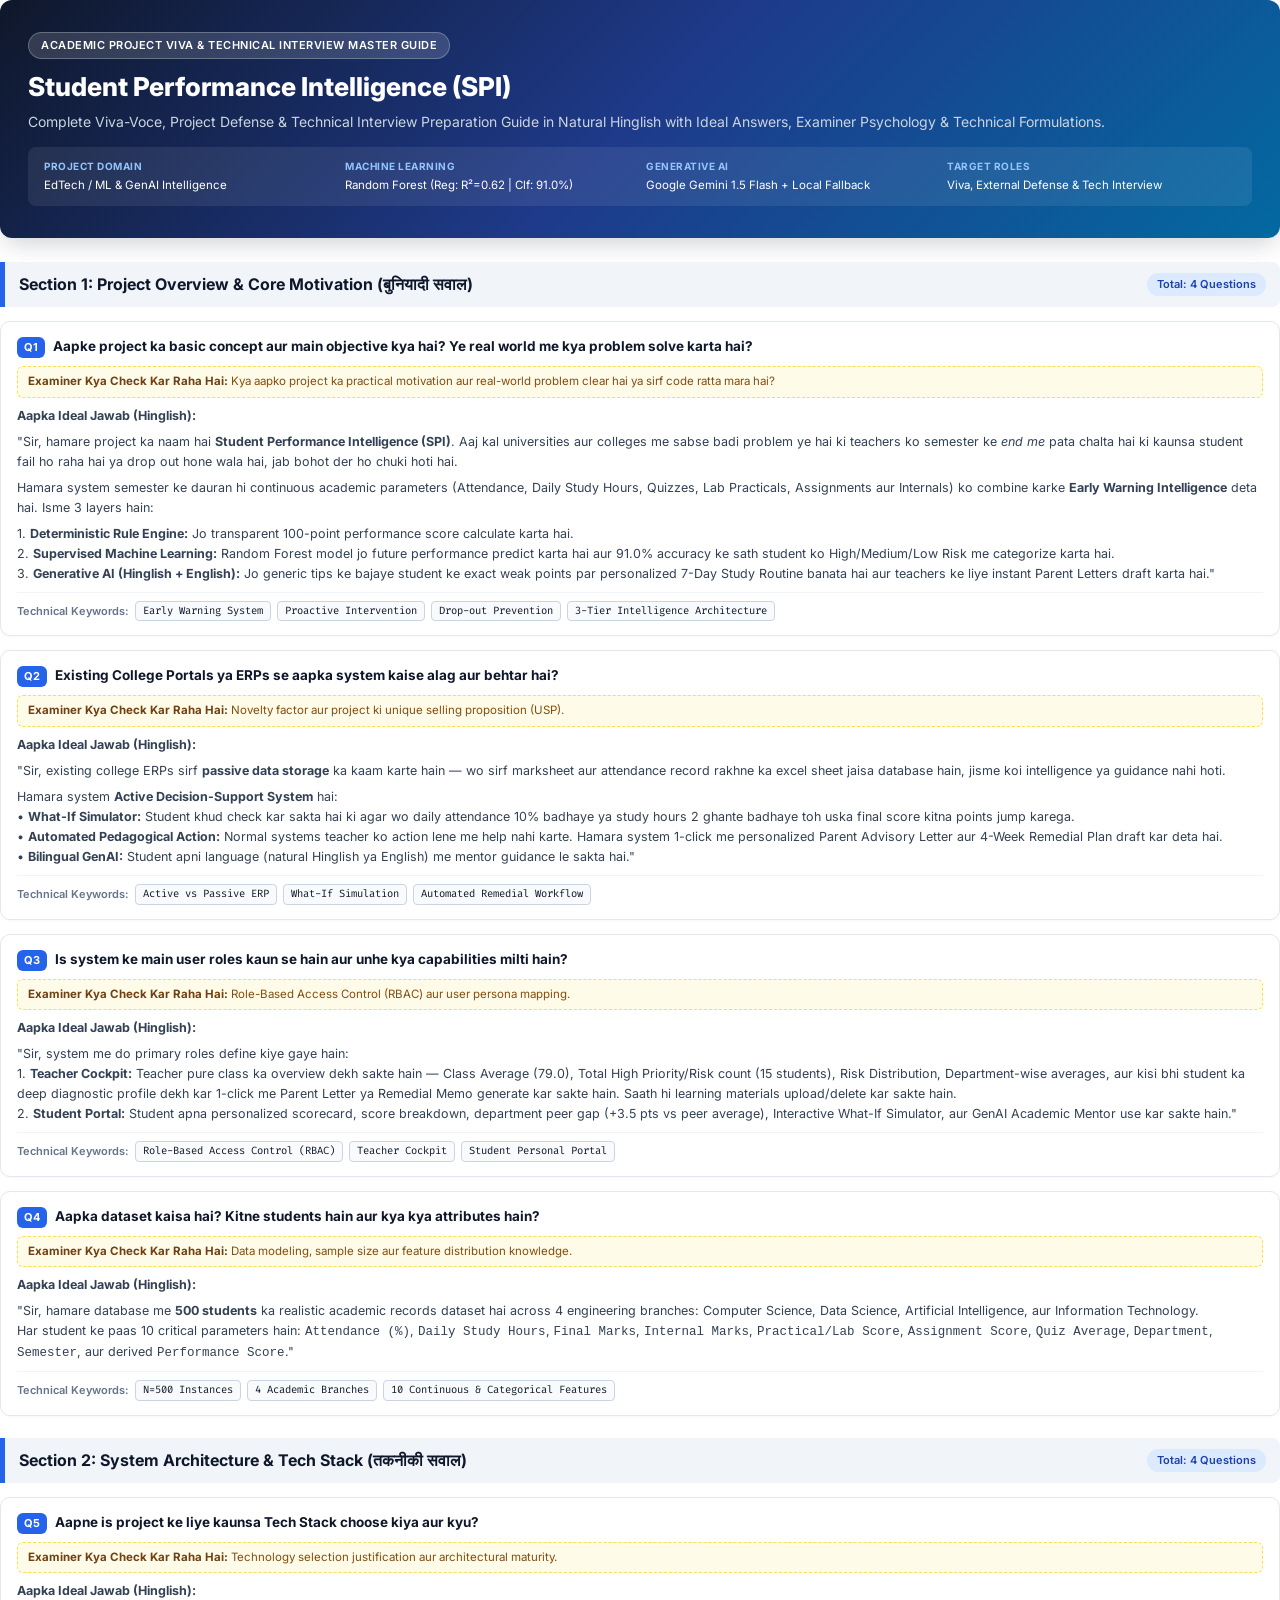
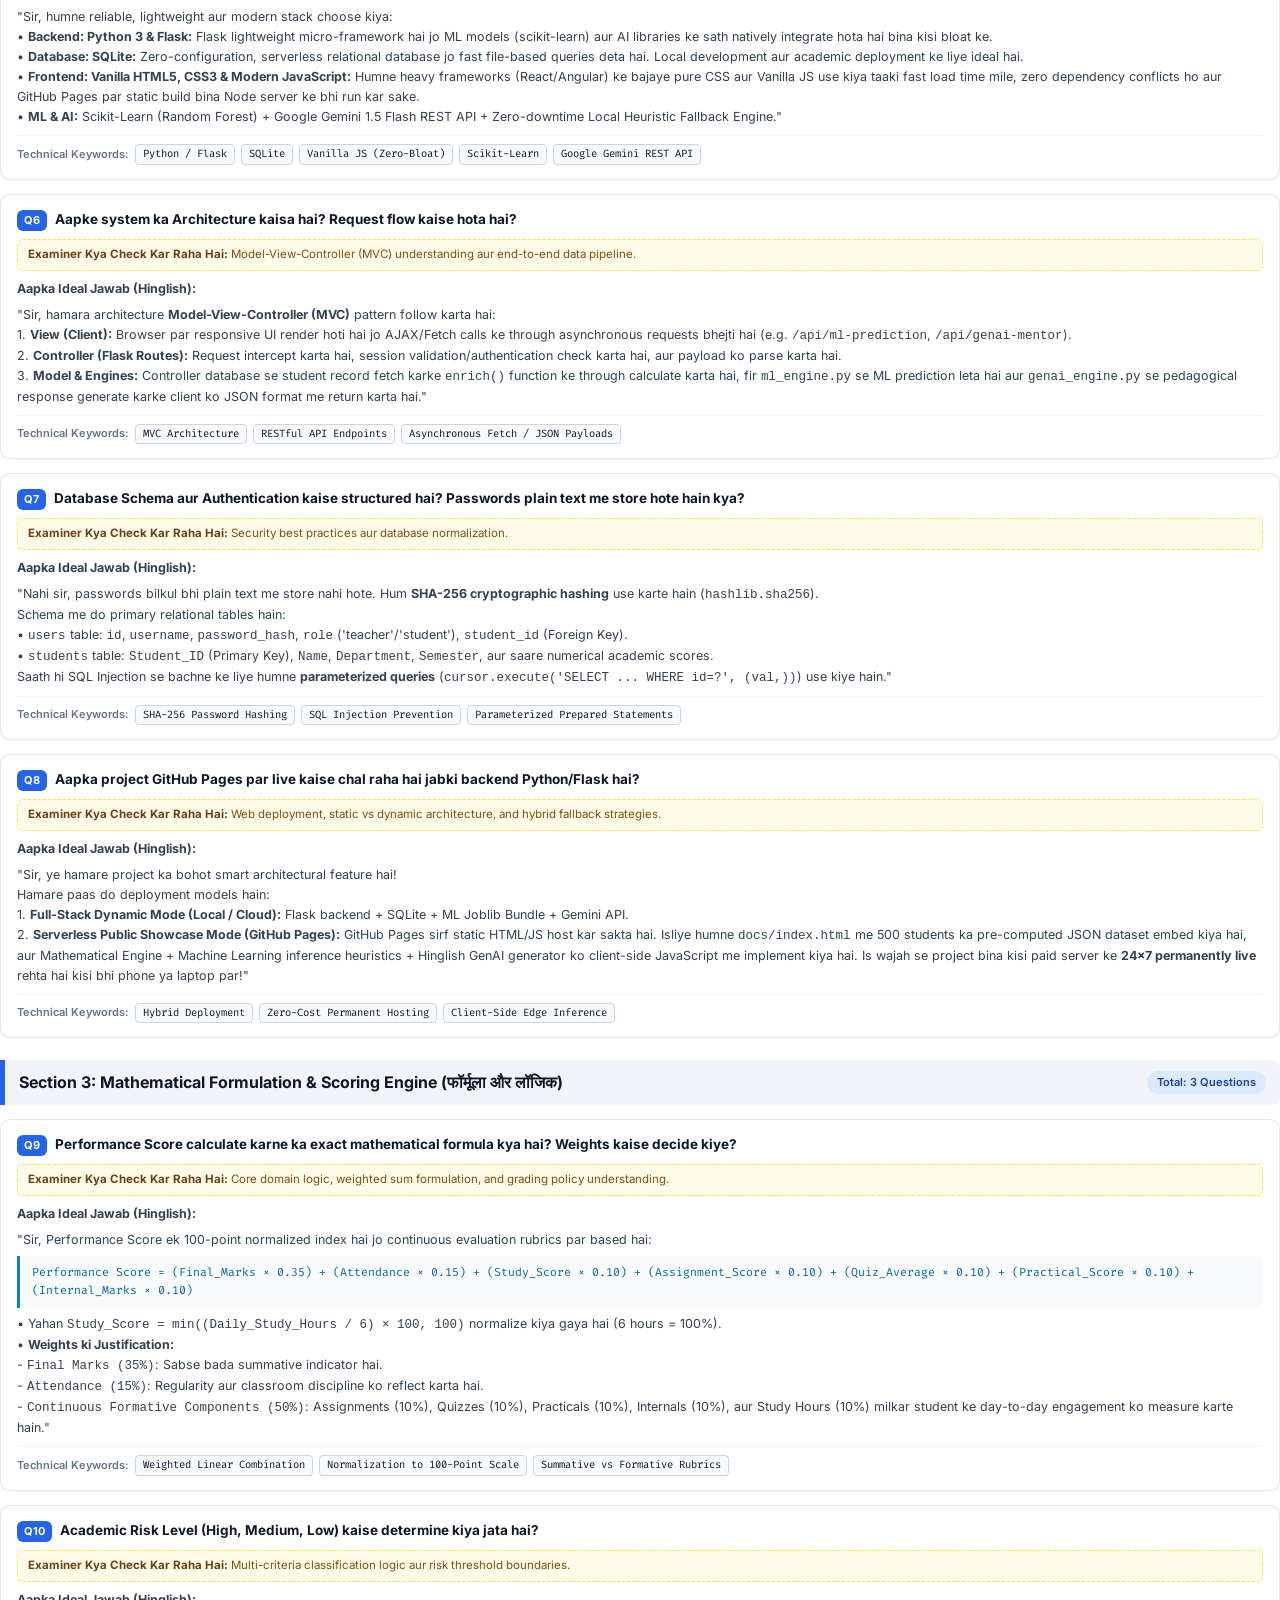
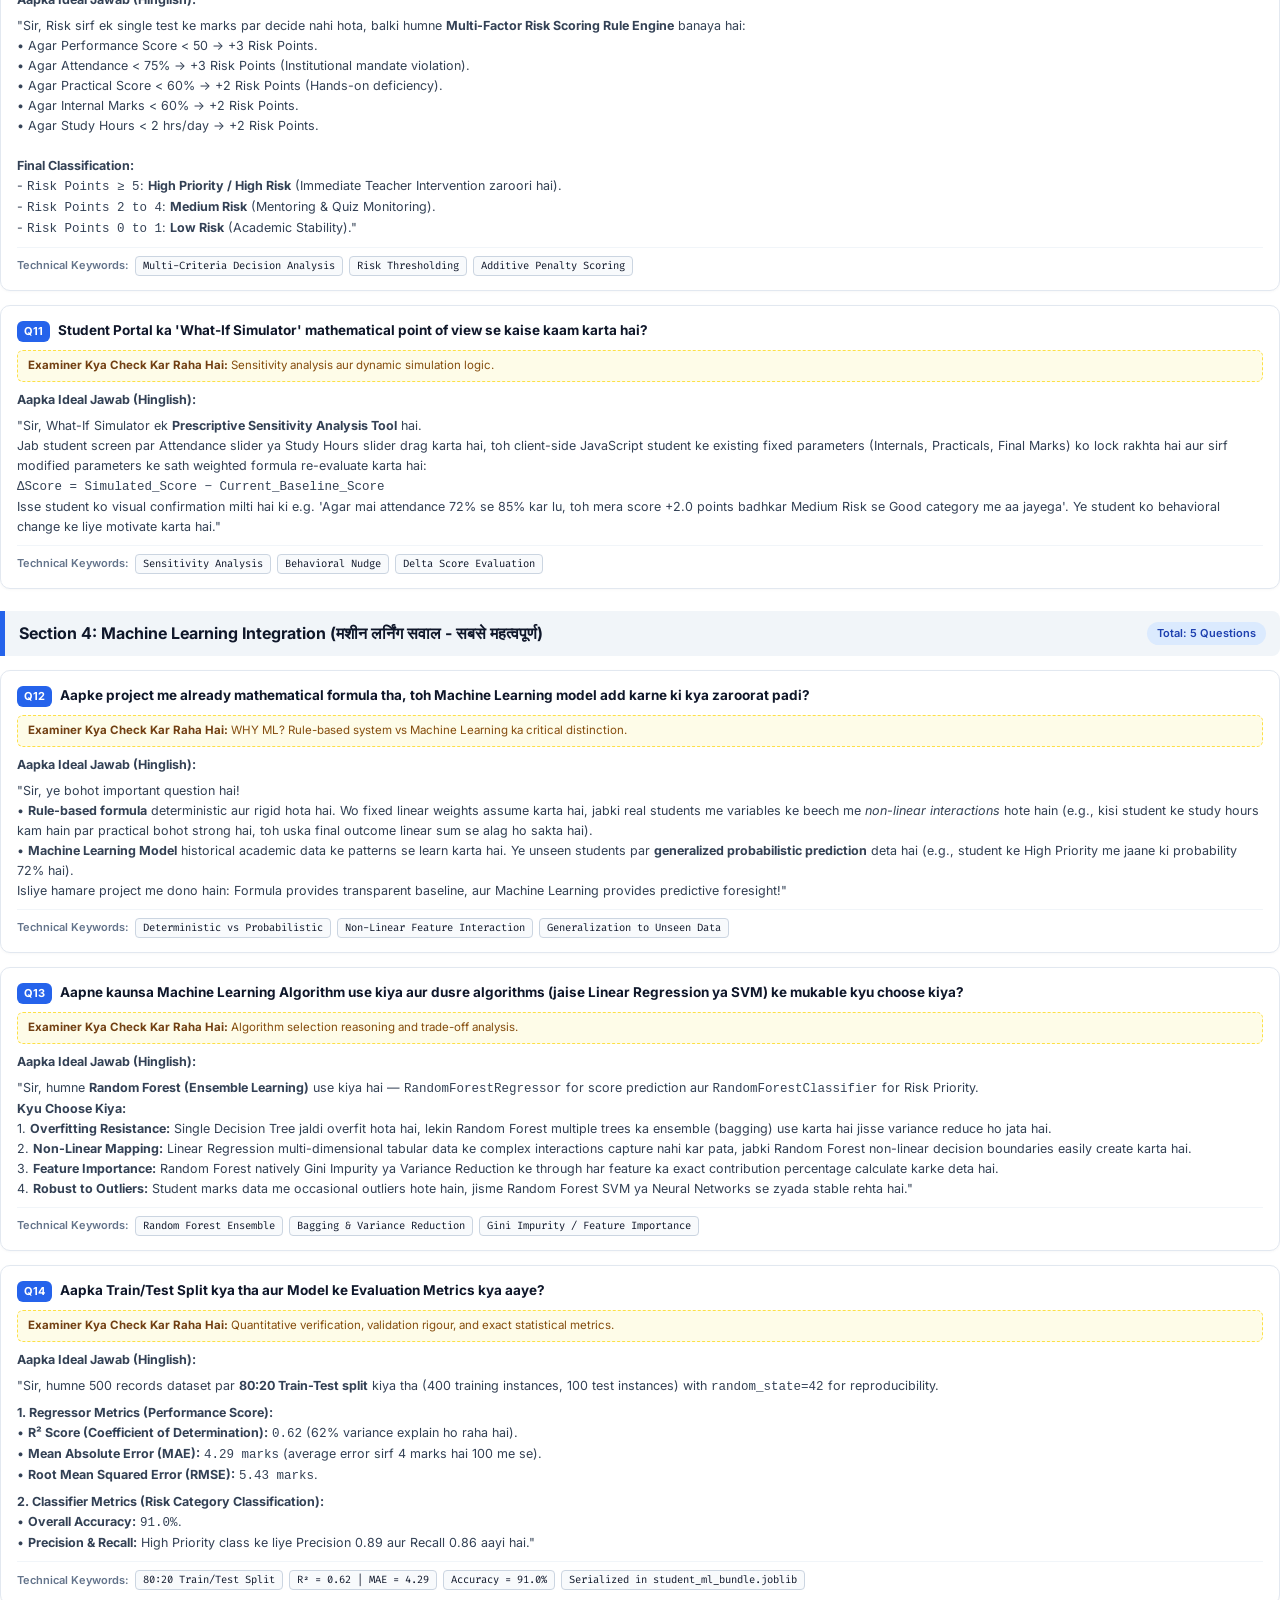
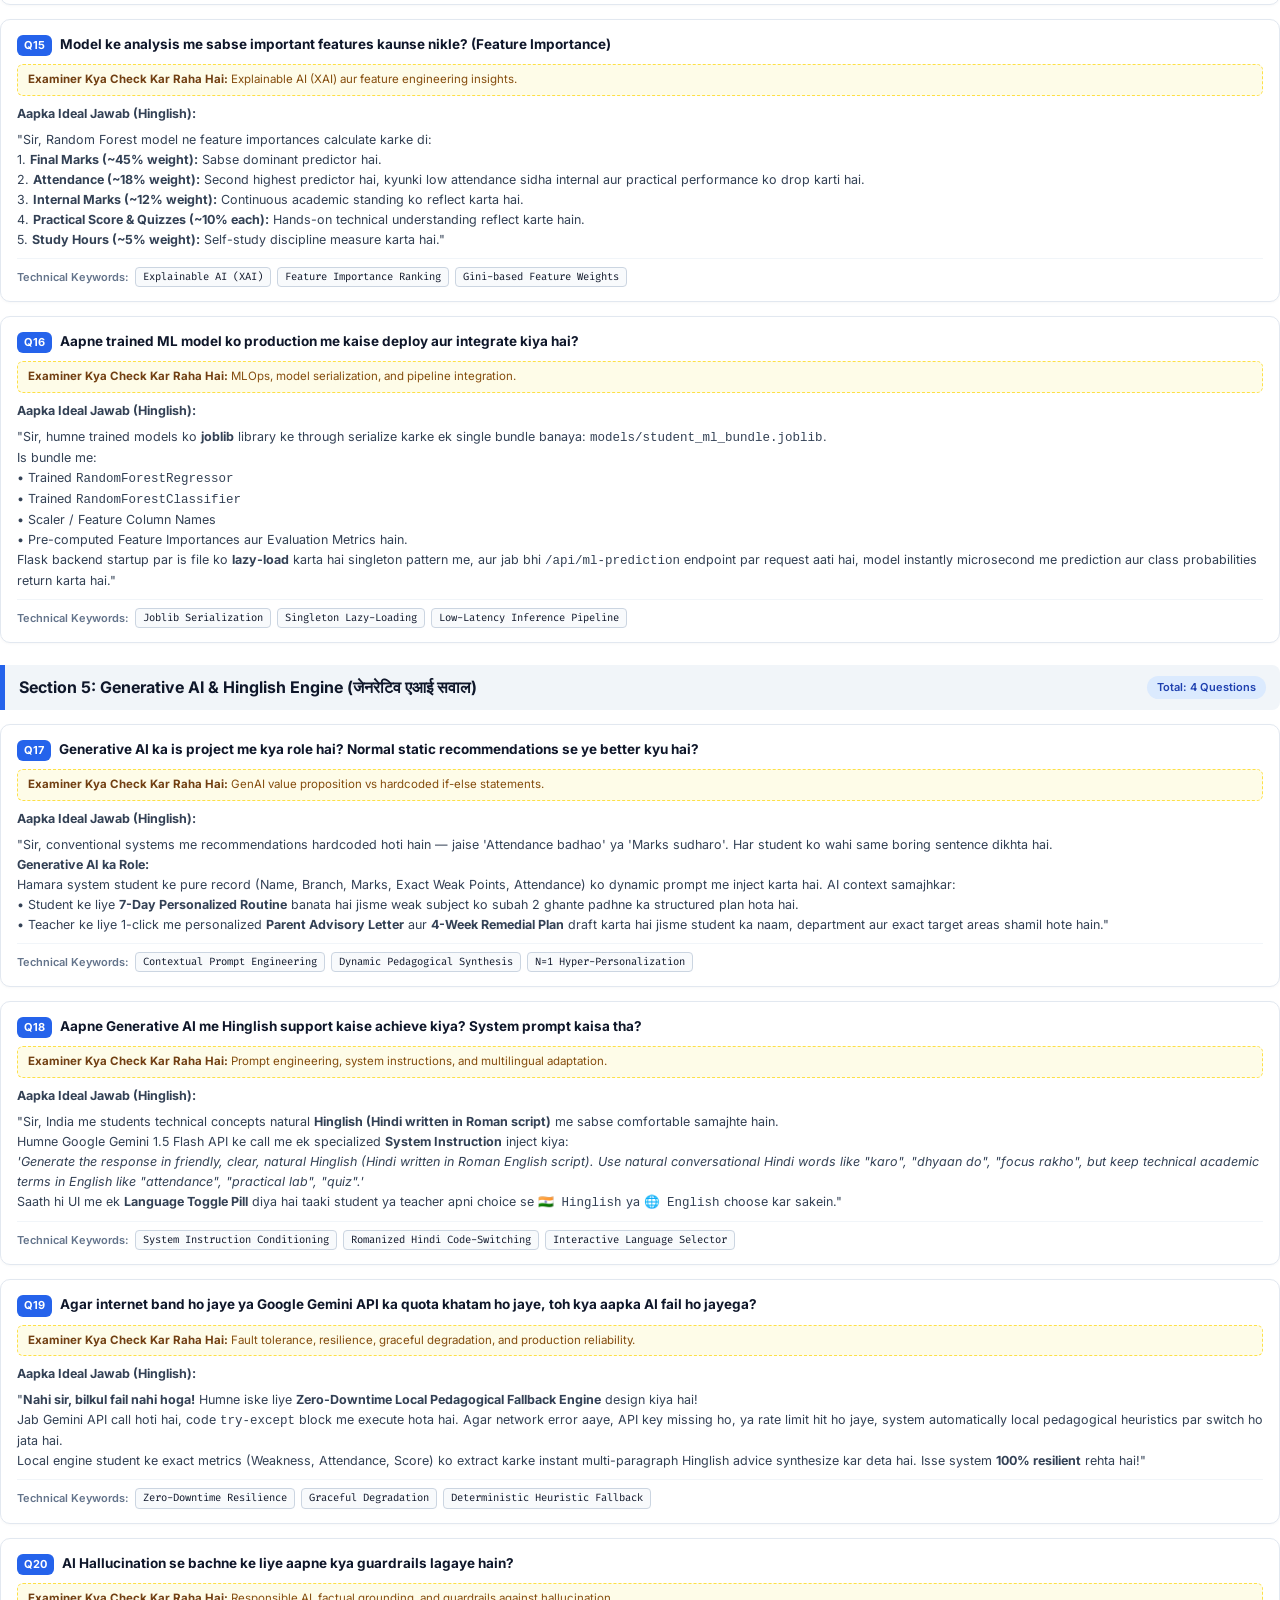
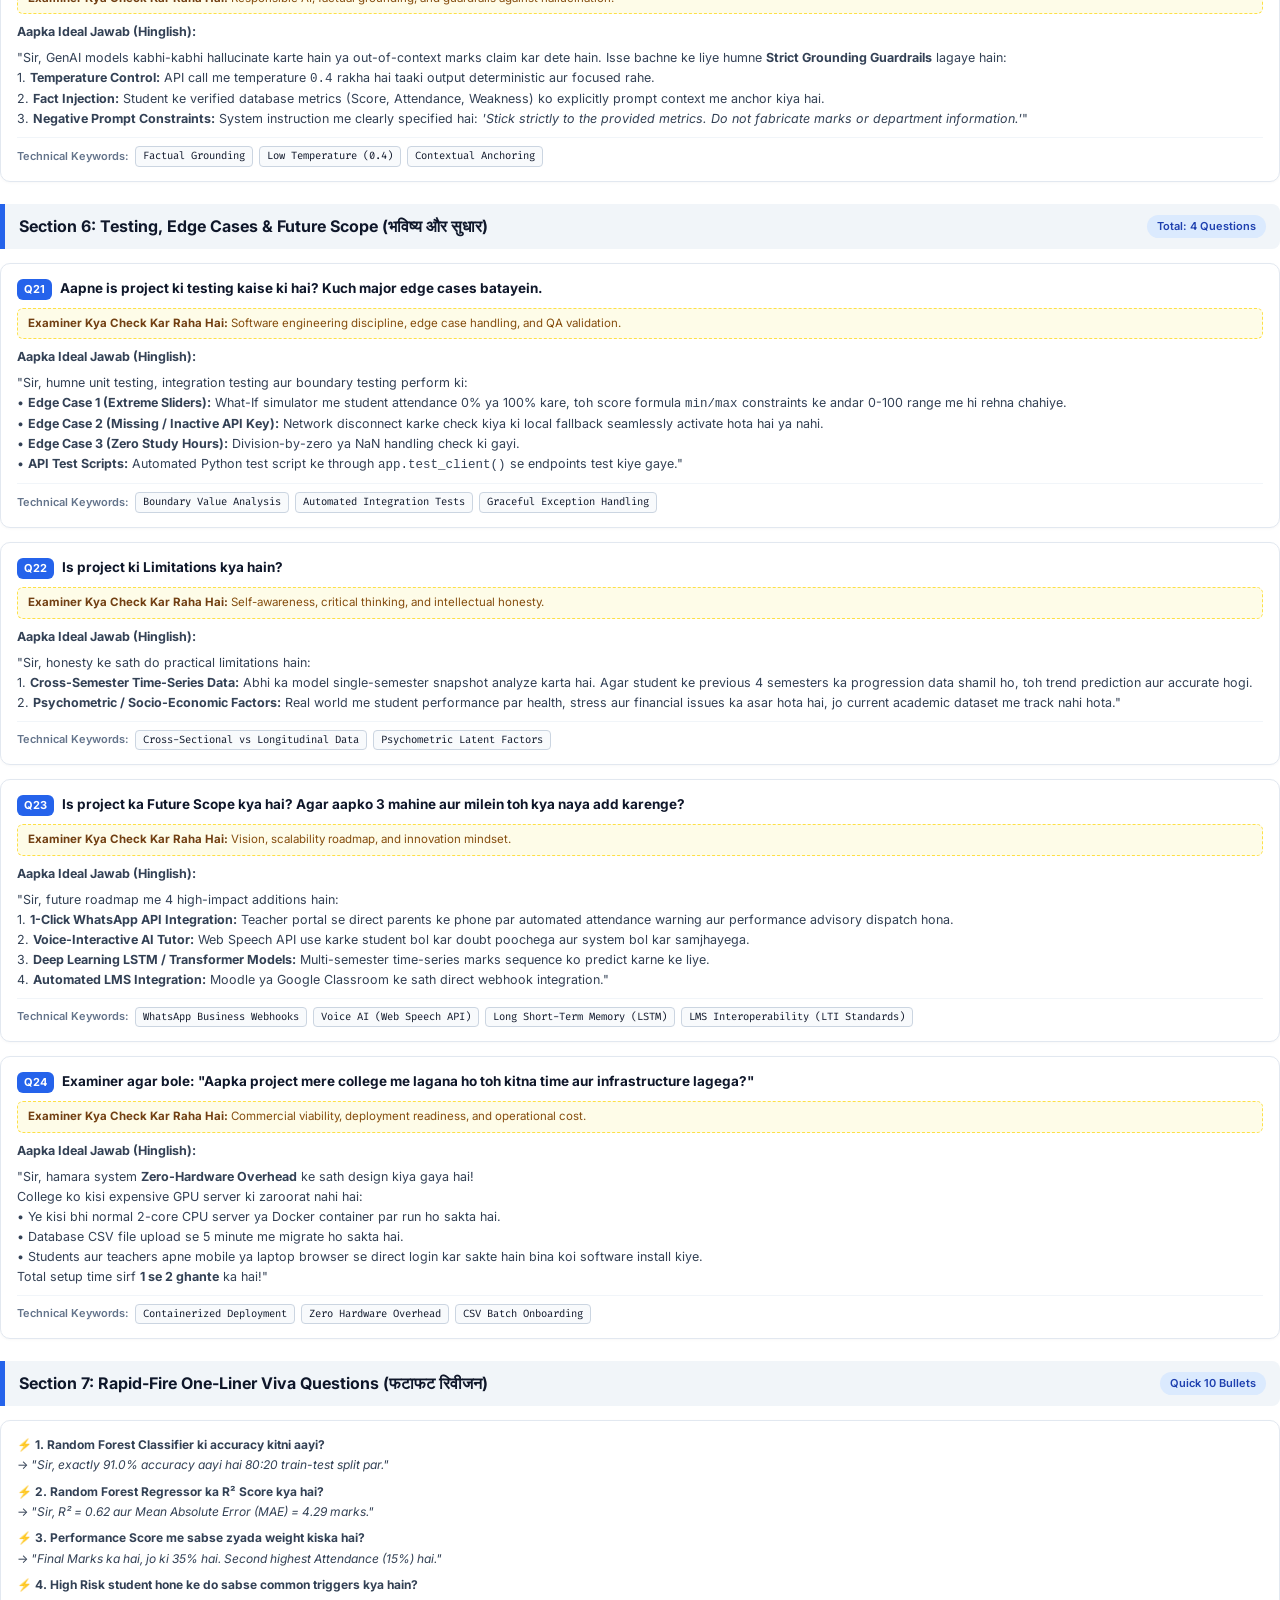
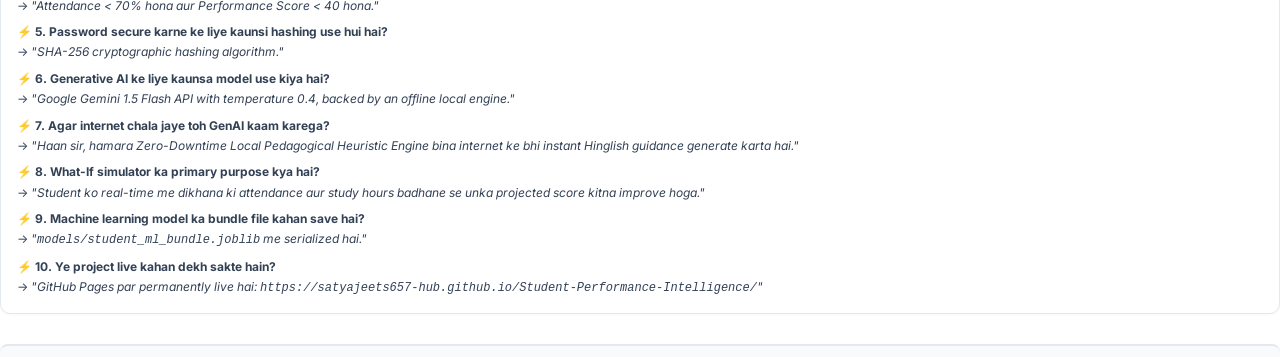
<file: PROJECT_VIVA_QUESTIONS_HINGLISH.html>
<!DOCTYPE html>
<html lang="hi">
<head>
<meta charset="UTF-8">
<title>Student Performance Intelligence - Viva & Interview Questions (Hinglish)</title>
<style>
  @import url('https://fonts.googleapis.com/css2?family=Inter:wght@300;400;500;600;700;800&family=Fira+Code:wght@400;600&display=swap');

  @page {
    size: A4;
    margin: 14mm 12mm 14mm 12mm;
    @bottom-right {
      content: counter(page);
    }
  }

  * {
    box-sizing: border-box;
    margin: 0;
    padding: 0;
  }

  body {
    font-family: 'Inter', -apple-system, BlinkMacSystemFont, "Segoe UI", Roboto, sans-serif;
    color: #1e293b;
    background: #ffffff;
    line-height: 1.55;
    font-size: 13px;
  }

  .cover {
    background: linear-gradient(135deg, #0f172a 0%, #1e3a8a 50%, #0369a1 100%);
    color: white;
    padding: 32px 28px;
    border-radius: 12px;
    margin-bottom: 24px;
    page-break-after: avoid;
    box-shadow: 0 10px 25px -5px rgba(15, 23, 42, 0.2);
  }

  .badge-project {
    display: inline-block;
    background: rgba(255, 255, 255, 0.15);
    backdrop-filter: blur(8px);
    border: 1px solid rgba(255, 255, 255, 0.25);
    padding: 4px 12px;
    border-radius: 20px;
    font-size: 11px;
    font-weight: 600;
    letter-spacing: 0.5px;
    text-transform: uppercase;
    margin-bottom: 12px;
  }

  .cover h1 {
    font-size: 26px;
    font-weight: 800;
    line-height: 1.25;
    margin-bottom: 8px;
  }

  .cover p.subtitle {
    font-size: 14px;
    color: #cbd5e1;
    margin-bottom: 16px;
    line-height: 1.4;
  }

  .meta-grid {
    display: grid;
    grid-template-columns: repeat(4, 1fr);
    gap: 12px;
    background: rgba(255, 255, 255, 0.08);
    padding: 12px 16px;
    border-radius: 8px;
    font-size: 11.5px;
  }

  .meta-grid div strong {
    display: block;
    color: #93c5fd;
    font-size: 10px;
    text-transform: uppercase;
    letter-spacing: 0.5px;
    margin-bottom: 2px;
  }

  .section-header {
    background: #f1f5f9;
    border-left: 5px solid #2563eb;
    padding: 10px 14px;
    margin: 22px 0 14px 0;
    border-radius: 0 8px 8px 0;
    display: flex;
    justify-content: space-between;
    align-items: center;
    page-break-after: avoid;
  }

  .section-header h2 {
    font-size: 16px;
    font-weight: 700;
    color: #0f172a;
  }

  .section-header .section-tag {
    font-size: 11px;
    font-weight: 600;
    background: #dbeafe;
    color: #1e40af;
    padding: 3px 10px;
    border-radius: 12px;
  }

  .q-card {
    border: 1px solid #e2e8f0;
    background: #ffffff;
    border-radius: 10px;
    padding: 14px 16px;
    margin-bottom: 14px;
    page-break-inside: avoid;
    box-shadow: 0 1px 3px rgba(0,0,0,0.03);
  }

  .q-title {
    font-size: 13.5px;
    font-weight: 700;
    color: #0f172a;
    display: flex;
    align-items: baseline;
    gap: 8px;
    margin-bottom: 8px;
  }

  .q-num {
    background: #2563eb;
    color: #ffffff;
    font-size: 11px;
    font-weight: 700;
    padding: 2px 7px;
    border-radius: 6px;
    flex-shrink: 0;
  }

  .examiner-intent {
    background: #fefce8;
    border: 1px dashed #fde047;
    color: #854d0e;
    font-size: 11.5px;
    padding: 6px 10px;
    border-radius: 6px;
    margin-bottom: 8px;
  }

  .examiner-intent strong {
    color: #713f12;
  }

  .answer-box {
    color: #334155;
    font-size: 12.5px;
    line-height: 1.6;
  }

  .answer-box p {
    margin-bottom: 6px;
  }

  .answer-box p:last-child {
    margin-bottom: 0;
  }

  .key-terms {
    margin-top: 8px;
    padding-top: 8px;
    border-top: 1px solid #f1f5f9;
    display: flex;
    align-items: center;
    gap: 6px;
    flex-wrap: wrap;
    font-size: 11px;
  }

  .key-terms span.label {
    font-weight: 600;
    color: #64748b;
  }

  .pill {
    background: #f8fafc;
    border: 1px solid #cbd5e1;
    color: #0f172a;
    padding: 1px 7px;
    border-radius: 4px;
    font-family: 'Fira Code', monospace;
    font-size: 10.5px;
  }

  .formula-box {
    background: #f8fafc;
    border-left: 3px solid #0284c7;
    padding: 8px 12px;
    font-family: 'Fira Code', monospace;
    font-size: 11.5px;
    color: #0369a1;
    margin: 6px 0;
    border-radius: 0 6px 6px 0;
  }

  .pro-tip {
    background: #ecfdf5;
    border: 1px solid #a7f3d0;
    color: #065f46;
    padding: 6px 10px;
    border-radius: 6px;
    font-size: 11.5px;
    margin-top: 8px;
  }

  .pro-tip strong {
    color: #047857;
  }

  .page-break {
    page-break-before: always;
  }

  @media print {
    body {
      background: transparent;
      color: #000;
    }
    .cover {
      -webkit-print-color-adjust: exact;
      print-color-adjust: exact;
    }
    .q-card {
      -webkit-print-color-adjust: exact;
      print-color-adjust: exact;
    }
    .section-header {
      -webkit-print-color-adjust: exact;
      print-color-adjust: exact;
    }
  }
</style>
</head>
<body>

<!-- COVER HEADER -->
<div class="cover">
  <div class="badge-project">Academic Project Viva & Technical Interview Master Guide</div>
  <h1>Student Performance Intelligence (SPI)</h1>
  <p class="subtitle">Complete Viva-Voce, Project Defense & Technical Interview Preparation Guide in Natural Hinglish with Ideal Answers, Examiner Psychology & Technical Formulations.</p>
  
  <div class="meta-grid">
    <div>
      <strong>Project Domain</strong>
      EdTech / ML & GenAI Intelligence
    </div>
    <div>
      <strong>Machine Learning</strong>
      Random Forest (Reg: R²=0.62 | Clf: 91.0%)
    </div>
    <div>
      <strong>Generative AI</strong>
      Google Gemini 1.5 Flash + Local Fallback
    </div>
    <div>
      <strong>Target Roles</strong>
      Viva, External Defense & Tech Interview
    </div>
  </div>
</div>

<!-- SECTION 1 -->
<div class="section-header">
  <h2>Section 1: Project Overview & Core Motivation (बुनियादी सवाल)</h2>
  <span class="section-tag">Total: 4 Questions</span>
</div>

<!-- Q1 -->
<div class="q-card">
  <div class="q-title">
    <span class="q-num">Q1</span>
    <span>Aapke project ka basic concept aur main objective kya hai? Ye real world me kya problem solve karta hai?</span>
  </div>
  <div class="examiner-intent">
    <strong>Examiner Kya Check Kar Raha Hai:</strong> Kya aapko project ka practical motivation aur real-world problem clear hai ya sirf code ratta mara hai?
  </div>
  <div class="answer-box">
    <p><strong>Aapka Ideal Jawab (Hinglish):</strong></p>
    <p>"Sir, hamare project ka naam hai <strong>Student Performance Intelligence (SPI)</strong>. Aaj kal universities aur colleges me sabse badi problem ye hai ki teachers ko semester ke <em>end me</em> pata chalta hai ki kaunsa student fail ho raha hai ya drop out hone wala hai, jab bohot der ho chuki hoti hai.</p>
    <p>Hamara system semester ke dauran hi continuous academic parameters (Attendance, Daily Study Hours, Quizzes, Lab Practicals, Assignments aur Internals) ko combine karke <strong>Early Warning Intelligence</strong> deta hai. Isme 3 layers hain:</p>
    <p>1. <strong>Deterministic Rule Engine:</strong> Jo transparent 100-point performance score calculate karta hai.<br>
       2. <strong>Supervised Machine Learning:</strong> Random Forest model jo future performance predict karta hai aur 91.0% accuracy ke sath student ko High/Medium/Low Risk me categorize karta hai.<br>
       3. <strong>Generative AI (Hinglish + English):</strong> Jo generic tips ke bajaye student ke exact weak points par personalized 7-Day Study Routine banata hai aur teachers ke liye instant Parent Letters draft karta hai."</p>
  </div>
  <div class="key-terms">
    <span class="label">Technical Keywords:</span>
    <span class="pill">Early Warning System</span>
    <span class="pill">Proactive Intervention</span>
    <span class="pill">Drop-out Prevention</span>
    <span class="pill">3-Tier Intelligence Architecture</span>
  </div>
</div>

<!-- Q2 -->
<div class="q-card">
  <div class="q-title">
    <span class="q-num">Q2</span>
    <span>Existing College Portals ya ERPs se aapka system kaise alag aur behtar hai?</span>
  </div>
  <div class="examiner-intent">
    <strong>Examiner Kya Check Kar Raha Hai:</strong> Novelty factor aur project ki unique selling proposition (USP).
  </div>
  <div class="answer-box">
    <p><strong>Aapka Ideal Jawab (Hinglish):</strong></p>
    <p>"Sir, existing college ERPs sirf <strong>passive data storage</strong> ka kaam karte hain — wo sirf marksheet aur attendance record rakhne ka excel sheet jaisa database hain, jisme koi intelligence ya guidance nahi hoti.</p>
    <p>Hamara system <strong>Active Decision-Support System</strong> hai:
    <br>• <strong>What-If Simulator:</strong> Student khud check kar sakta hai ki agar wo daily attendance 10% badhaye ya study hours 2 ghante badhaye toh uska final score kitna points jump karega.
    <br>• <strong>Automated Pedagogical Action:</strong> Normal systems teacher ko action lene me help nahi karte. Hamara system 1-click me personalized Parent Advisory Letter aur 4-Week Remedial Plan draft kar deta hai.
    <br>• <strong>Bilingual GenAI:</strong> Student apni language (natural Hinglish ya English) me mentor guidance le sakta hai."</p>
  </div>
  <div class="key-terms">
    <span class="label">Technical Keywords:</span>
    <span class="pill">Active vs Passive ERP</span>
    <span class="pill">What-If Simulation</span>
    <span class="pill">Automated Remedial Workflow</span>
  </div>
</div>

<!-- Q3 -->
<div class="q-card">
  <div class="q-title">
    <span class="q-num">Q3</span>
    <span>Is system ke main user roles kaun se hain aur unhe kya capabilities milti hain?</span>
  </div>
  <div class="examiner-intent">
    <strong>Examiner Kya Check Kar Raha Hai:</strong> Role-Based Access Control (RBAC) aur user persona mapping.
  </div>
  <div class="answer-box">
    <p><strong>Aapka Ideal Jawab (Hinglish):</strong></p>
    <p>"Sir, system me do primary roles define kiye gaye hain:
    <br>1. <strong>Teacher Cockpit:</strong> Teacher pure class ka overview dekh sakte hain — Class Average (79.0), Total High Priority/Risk count (15 students), Risk Distribution, Department-wise averages, aur kisi bhi student ka deep diagnostic profile dekh kar 1-click me Parent Letter ya Remedial Memo generate kar sakte hain. Saath hi learning materials upload/delete kar sakte hain.
    <br>2. <strong>Student Portal:</strong> Student apna personalized scorecard, score breakdown, department peer gap (+3.5 pts vs peer average), Interactive What-If Simulator, aur GenAI Academic Mentor use kar sakte hain."</p>
  </div>
  <div class="key-terms">
    <span class="label">Technical Keywords:</span>
    <span class="pill">Role-Based Access Control (RBAC)</span>
    <span class="pill">Teacher Cockpit</span>
    <span class="pill">Student Personal Portal</span>
  </div>
</div>

<!-- Q4 -->
<div class="q-card">
  <div class="q-title">
    <span class="q-num">Q4</span>
    <span>Aapka dataset kaisa hai? Kitne students hain aur kya kya attributes hain?</span>
  </div>
  <div class="examiner-intent">
    <strong>Examiner Kya Check Kar Raha Hai:</strong> Data modeling, sample size aur feature distribution knowledge.
  </div>
  <div class="answer-box">
    <p><strong>Aapka Ideal Jawab (Hinglish):</strong></p>
    <p>"Sir, hamare database me <strong>500 students</strong> ka realistic academic records dataset hai across 4 engineering branches: Computer Science, Data Science, Artificial Intelligence, aur Information Technology.
    <br>Har student ke paas 10 critical parameters hain: <code>Attendance (%)</code>, <code>Daily Study Hours</code>, <code>Final Marks</code>, <code>Internal Marks</code>, <code>Practical/Lab Score</code>, <code>Assignment Score</code>, <code>Quiz Average</code>, <code>Department</code>, <code>Semester</code>, aur derived <code>Performance Score</code>."</p>
  </div>
  <div class="key-terms">
    <span class="label">Technical Keywords:</span>
    <span class="pill">N=500 Instances</span>
    <span class="pill">4 Academic Branches</span>
    <span class="pill">10 Continuous & Categorical Features</span>
  </div>
</div>

<!-- SECTION 2 -->
<div class="section-header page-break">
  <h2>Section 2: System Architecture & Tech Stack (तकनीकी सवाल)</h2>
  <span class="section-tag">Total: 4 Questions</span>
</div>

<!-- Q5 -->
<div class="q-card">
  <div class="q-title">
    <span class="q-num">Q5</span>
    <span>Aapne is project ke liye kaunsa Tech Stack choose kiya aur kyu?</span>
  </div>
  <div class="examiner-intent">
    <strong>Examiner Kya Check Kar Raha Hai:</strong> Technology selection justification aur architectural maturity.
  </div>
  <div class="answer-box">
    <p><strong>Aapka Ideal Jawab (Hinglish):</strong></p>
    <p>"Sir, humne reliable, lightweight aur modern stack choose kiya:
    <br>• <strong>Backend: Python 3 & Flask:</strong> Flask lightweight micro-framework hai jo ML models (scikit-learn) aur AI libraries ke sath natively integrate hota hai bina kisi bloat ke.
    <br>• <strong>Database: SQLite:</strong> Zero-configuration, serverless relational database jo fast file-based queries deta hai. Local development aur academic deployment ke liye ideal hai.
    <br>• <strong>Frontend: Vanilla HTML5, CSS3 & Modern JavaScript:</strong> Humne heavy frameworks (React/Angular) ke bajaye pure CSS aur Vanilla JS use kiya taaki fast load time mile, zero dependency conflicts ho aur GitHub Pages par static build bina Node server ke bhi run kar sake.
    <br>• <strong>ML & AI:</strong> Scikit-Learn (Random Forest) + Google Gemini 1.5 Flash REST API + Zero-downtime Local Heuristic Fallback Engine."</p>
  </div>
  <div class="key-terms">
    <span class="label">Technical Keywords:</span>
    <span class="pill">Python / Flask</span>
    <span class="pill">SQLite</span>
    <span class="pill">Vanilla JS (Zero-Bloat)</span>
    <span class="pill">Scikit-Learn</span>
    <span class="pill">Google Gemini REST API</span>
  </div>
</div>

<!-- Q6 -->
<div class="q-card">
  <div class="q-title">
    <span class="q-num">Q6</span>
    <span>Aapke system ka Architecture kaisa hai? Request flow kaise hota hai?</span>
  </div>
  <div class="examiner-intent">
    <strong>Examiner Kya Check Kar Raha Hai:</strong> Model-View-Controller (MVC) understanding aur end-to-end data pipeline.
  </div>
  <div class="answer-box">
    <p><strong>Aapka Ideal Jawab (Hinglish):</strong></p>
    <p>"Sir, hamara architecture <strong>Model-View-Controller (MVC)</strong> pattern follow karta hai:
    <br>1. <strong>View (Client):</strong> Browser par responsive UI render hoti hai jo AJAX/Fetch calls ke through asynchronous requests bhejti hai (e.g. <code>/api/ml-prediction</code>, <code>/api/genai-mentor</code>).
    <br>2. <strong>Controller (Flask Routes):</strong> Request intercept karta hai, session validation/authentication check karta hai, aur payload ko parse karta hai.
    <br>3. <strong>Model & Engines:</strong> Controller database se student record fetch karke <code>enrich()</code> function ke through calculate karta hai, fir <code>ml_engine.py</code> se ML prediction leta hai aur <code>genai_engine.py</code> se pedagogical response generate karke client ko JSON format me return karta hai."</p>
  </div>
  <div class="key-terms">
    <span class="label">Technical Keywords:</span>
    <span class="pill">MVC Architecture</span>
    <span class="pill">RESTful API Endpoints</span>
    <span class="pill">Asynchronous Fetch / JSON Payloads</span>
  </div>
</div>

<!-- Q7 -->
<div class="q-card">
  <div class="q-title">
    <span class="q-num">Q7</span>
    <span>Database Schema aur Authentication kaise structured hai? Passwords plain text me store hote hain kya?</span>
  </div>
  <div class="examiner-intent">
    <strong>Examiner Kya Check Kar Raha Hai:</strong> Security best practices aur database normalization.
  </div>
  <div class="answer-box">
    <p><strong>Aapka Ideal Jawab (Hinglish):</strong></p>
    <p>"Nahi sir, passwords bilkul bhi plain text me store nahi hote. Hum <strong>SHA-256 cryptographic hashing</strong> use karte hain (<code>hashlib.sha256</code>).
    <br>Schema me do primary relational tables hain:
    <br>• <code>users</code> table: <code>id</code>, <code>username</code>, <code>password_hash</code>, <code>role</code> ('teacher'/'student'), <code>student_id</code> (Foreign Key).
    <br>• <code>students</code> table: <code>Student_ID</code> (Primary Key), <code>Name</code>, <code>Department</code>, <code>Semester</code>, aur saare numerical academic scores.
    <br>Saath hi SQL Injection se bachne ke liye humne <strong>parameterized queries</strong> (<code>cursor.execute('SELECT ... WHERE id=?', (val,))</code>) use kiye hain."</p>
  </div>
  <div class="key-terms">
    <span class="label">Technical Keywords:</span>
    <span class="pill">SHA-256 Password Hashing</span>
    <span class="pill">SQL Injection Prevention</span>
    <span class="pill">Parameterized Prepared Statements</span>
  </div>
</div>

<!-- Q8 -->
<div class="q-card">
  <div class="q-title">
    <span class="q-num">Q8</span>
    <span>Aapka project GitHub Pages par live kaise chal raha hai jabki backend Python/Flask hai?</span>
  </div>
  <div class="examiner-intent">
    <strong>Examiner Kya Check Kar Raha Hai:</strong> Web deployment, static vs dynamic architecture, and hybrid fallback strategies.
  </div>
  <div class="answer-box">
    <p><strong>Aapka Ideal Jawab (Hinglish):</strong></p>
    <p>"Sir, ye hamare project ka bohot smart architectural feature hai!
    <br>Hamare paas do deployment models hain:
    <br>1. <strong>Full-Stack Dynamic Mode (Local / Cloud):</strong> Flask backend + SQLite + ML Joblib Bundle + Gemini API.
    <br>2. <strong>Serverless Public Showcase Mode (GitHub Pages):</strong> GitHub Pages sirf static HTML/JS host kar sakta hai. Isliye humne <code>docs/index.html</code> me 500 students ka pre-computed JSON dataset embed kiya hai, aur Mathematical Engine + Machine Learning inference heuristics + Hinglish GenAI generator ko client-side JavaScript me implement kiya hai. Is wajah se project bina kisi paid server ke <strong>24x7 permanently live</strong> rehta hai kisi bhi phone ya laptop par!"</p>
  </div>
  <div class="key-terms">
    <span class="label">Technical Keywords:</span>
    <span class="pill">Hybrid Deployment</span>
    <span class="pill">Zero-Cost Permanent Hosting</span>
    <span class="pill">Client-Side Edge Inference</span>
  </div>
</div>

<!-- SECTION 3 -->
<div class="section-header page-break">
  <h2>Section 3: Mathematical Formulation & Scoring Engine (फॉर्मूला और लॉजिक)</h2>
  <span class="section-tag">Total: 3 Questions</span>
</div>

<!-- Q9 -->
<div class="q-card">
  <div class="q-title">
    <span class="q-num">Q9</span>
    <span>Performance Score calculate karne ka exact mathematical formula kya hai? Weights kaise decide kiye?</span>
  </div>
  <div class="examiner-intent">
    <strong>Examiner Kya Check Kar Raha Hai:</strong> Core domain logic, weighted sum formulation, and grading policy understanding.
  </div>
  <div class="answer-box">
    <p><strong>Aapka Ideal Jawab (Hinglish):</strong></p>
    <p>"Sir, Performance Score ek 100-point normalized index hai jo continuous evaluation rubrics par based hai:</p>
    <div class="formula-box">
      Performance Score = (Final_Marks &times; 0.35) + (Attendance &times; 0.15) + (Study_Score &times; 0.10) + (Assignment_Score &times; 0.10) + (Quiz_Average &times; 0.10) + (Practical_Score &times; 0.10) + (Internal_Marks &times; 0.10)
    </div>
    <p>• Yahan <code>Study_Score = min((Daily_Study_Hours / 6) &times; 100, 100)</code> normalize kiya gaya hai (6 hours = 100%).
    <br>• <strong>Weights ki Justification:</strong>
    <br> - <code>Final Marks (35%)</code>: Sabse bada summative indicator hai.
    <br> - <code>Attendance (15%)</code>: Regularity aur classroom discipline ko reflect karta hai.
    <br> - <code>Continuous Formative Components (50%)</code>: Assignments (10%), Quizzes (10%), Practicals (10%), Internals (10%), aur Study Hours (10%) milkar student ke day-to-day engagement ko measure karte hain."</p>
  </div>
  <div class="key-terms">
    <span class="label">Technical Keywords:</span>
    <span class="pill">Weighted Linear Combination</span>
    <span class="pill">Normalization to 100-Point Scale</span>
    <span class="pill">Summative vs Formative Rubrics</span>
  </div>
</div>

<!-- Q10 -->
<div class="q-card">
  <div class="q-title">
    <span class="q-num">Q10</span>
    <span>Academic Risk Level (High, Medium, Low) kaise determine kiya jata hai?</span>
  </div>
  <div class="examiner-intent">
    <strong>Examiner Kya Check Kar Raha Hai:</strong> Multi-criteria classification logic aur risk threshold boundaries.
  </div>
  <div class="answer-box">
    <p><strong>Aapka Ideal Jawab (Hinglish):</strong></p>
    <p>"Sir, Risk sirf ek single test ke marks par decide nahi hota, balki humne <strong>Multi-Factor Risk Scoring Rule Engine</strong> banaya hai:
    <br>• Agar Performance Score &lt; 50 &rarr; +3 Risk Points.
    <br>• Agar Attendance &lt; 75% &rarr; +3 Risk Points (Institutional mandate violation).
    <br>• Agar Practical Score &lt; 60% &rarr; +2 Risk Points (Hands-on deficiency).
    <br>• Agar Internal Marks &lt; 60% &rarr; +2 Risk Points.
    <br>• Agar Study Hours &lt; 2 hrs/day &rarr; +2 Risk Points.
    <br><br><strong>Final Classification:</strong>
    <br> - <code>Risk Points &ge; 5</code>: <strong>High Priority / High Risk</strong> (Immediate Teacher Intervention zaroori hai).
    <br> - <code>Risk Points 2 to 4</code>: <strong>Medium Risk</strong> (Mentoring & Quiz Monitoring).
    <br> - <code>Risk Points 0 to 1</code>: <strong>Low Risk</strong> (Academic Stability)."</p>
  </div>
  <div class="key-terms">
    <span class="label">Technical Keywords:</span>
    <span class="pill">Multi-Criteria Decision Analysis</span>
    <span class="pill">Risk Thresholding</span>
    <span class="pill">Additive Penalty Scoring</span>
  </div>
</div>

<!-- Q11 -->
<div class="q-card">
  <div class="q-title">
    <span class="q-num">Q11</span>
    <span>Student Portal ka 'What-If Simulator' mathematical point of view se kaise kaam karta hai?</span>
  </div>
  <div class="examiner-intent">
    <strong>Examiner Kya Check Kar Raha Hai:</strong> Sensitivity analysis aur dynamic simulation logic.
  </div>
  <div class="answer-box">
    <p><strong>Aapka Ideal Jawab (Hinglish):</strong></p>
    <p>"Sir, What-If Simulator ek <strong>Prescriptive Sensitivity Analysis Tool</strong> hai.
    <br>Jab student screen par Attendance slider ya Study Hours slider drag karta hai, toh client-side JavaScript student ke existing fixed parameters (Internals, Practicals, Final Marks) ko lock rakhta hai aur sirf modified parameters ke sath weighted formula re-evaluate karta hai:
    <br><code>&Delta;Score = Simulated_Score &minus; Current_Baseline_Score</code>
    <br>Isse student ko visual confirmation milti hai ki e.g. 'Agar mai attendance 72% se 85% kar lu, toh mera score +2.0 points badhkar Medium Risk se Good category me aa jayega'. Ye student ko behavioral change ke liye motivate karta hai."</p>
  </div>
  <div class="key-terms">
    <span class="label">Technical Keywords:</span>
    <span class="pill">Sensitivity Analysis</span>
    <span class="pill">Behavioral Nudge</span>
    <span class="pill">Delta Score Evaluation</span>
  </div>
</div>

<!-- SECTION 4 -->
<div class="section-header page-break">
  <h2>Section 4: Machine Learning Integration (मशीन लर्निंग सवाल - सबसे महत्वपूर्ण)</h2>
  <span class="section-tag">Total: 5 Questions</span>
</div>

<!-- Q12 -->
<div class="q-card">
  <div class="q-title">
    <span class="q-num">Q12</span>
    <span>Aapke project me already mathematical formula tha, toh Machine Learning model add karne ki kya zaroorat padi?</span>
  </div>
  <div class="examiner-intent">
    <strong>Examiner Kya Check Kar Raha Hai:</strong> WHY ML? Rule-based system vs Machine Learning ka critical distinction.
  </div>
  <div class="answer-box">
    <p><strong>Aapka Ideal Jawab (Hinglish):</strong></p>
    <p>"Sir, ye bohot important question hai!
    <br>• <strong>Rule-based formula</strong> deterministic aur rigid hota hai. Wo fixed linear weights assume karta hai, jabki real students me variables ke beech me <em>non-linear interactions</em> hote hain (e.g., kisi student ke study hours kam hain par practical bohot strong hai, toh uska final outcome linear sum se alag ho sakta hai).
    <br>• <strong>Machine Learning Model</strong> historical academic data ke patterns se learn karta hai. Ye unseen students par <strong>generalized probabilistic prediction</strong> deta hai (e.g., student ke High Priority me jaane ki probability 72% hai).
    <br>Isliye hamare project me dono hain: Formula provides transparent baseline, aur Machine Learning provides predictive foresight!"</p>
  </div>
  <div class="key-terms">
    <span class="label">Technical Keywords:</span>
    <span class="pill">Deterministic vs Probabilistic</span>
    <span class="pill">Non-Linear Feature Interaction</span>
    <span class="pill">Generalization to Unseen Data</span>
  </div>
</div>

<!-- Q13 -->
<div class="q-card">
  <div class="q-title">
    <span class="q-num">Q13</span>
    <span>Aapne kaunsa Machine Learning Algorithm use kiya aur dusre algorithms (jaise Linear Regression ya SVM) ke mukable kyu choose kiya?</span>
  </div>
  <div class="examiner-intent">
    <strong>Examiner Kya Check Kar Raha Hai:</strong> Algorithm selection reasoning and trade-off analysis.
  </div>
  <div class="answer-box">
    <p><strong>Aapka Ideal Jawab (Hinglish):</strong></p>
    <p>"Sir, humne <strong>Random Forest (Ensemble Learning)</strong> use kiya hai — <code>RandomForestRegressor</code> for score prediction aur <code>RandomForestClassifier</code> for Risk Priority.
    <br><strong>Kyu Choose Kiya:</strong>
    <br>1. <strong>Overfitting Resistance:</strong> Single Decision Tree jaldi overfit hota hai, lekin Random Forest multiple trees ka ensemble (bagging) use karta hai jisse variance reduce ho jata hai.
    <br>2. <strong>Non-Linear Mapping:</strong> Linear Regression multi-dimensional tabular data ke complex interactions capture nahi kar pata, jabki Random Forest non-linear decision boundaries easily create karta hai.
    <br>3. <strong>Feature Importance:</strong> Random Forest natively Gini Impurity ya Variance Reduction ke through har feature ka exact contribution percentage calculate karke deta hai.
    <br>4. <strong>Robust to Outliers:</strong> Student marks data me occasional outliers hote hain, jisme Random Forest SVM ya Neural Networks se zyada stable rehta hai."</p>
  </div>
  <div class="key-terms">
    <span class="label">Technical Keywords:</span>
    <span class="pill">Random Forest Ensemble</span>
    <span class="pill">Bagging & Variance Reduction</span>
    <span class="pill">Gini Impurity / Feature Importance</span>
  </div>
</div>

<!-- Q14 -->
<div class="q-card">
  <div class="q-title">
    <span class="q-num">Q14</span>
    <span>Aapka Train/Test Split kya tha aur Model ke Evaluation Metrics kya aaye?</span>
  </div>
  <div class="examiner-intent">
    <strong>Examiner Kya Check Kar Raha Hai:</strong> Quantitative verification, validation rigour, and exact statistical metrics.
  </div>
  <div class="answer-box">
    <p><strong>Aapka Ideal Jawab (Hinglish):</strong></p>
    <p>"Sir, humne 500 records dataset par <strong>80:20 Train-Test split</strong> kiya tha (400 training instances, 100 test instances) with <code>random_state=42</code> for reproducibility.</p>
    <p><strong>1. Regressor Metrics (Performance Score):</strong>
    <br>• <strong>R² Score (Coefficient of Determination):</strong> <code>0.62</code> (62% variance explain ho raha hai).
    <br>• <strong>Mean Absolute Error (MAE):</strong> <code>4.29 marks</code> (average error sirf 4 marks hai 100 me se).
    <br>• <strong>Root Mean Squared Error (RMSE):</strong> <code>5.43 marks</code>.</p>
    <p><strong>2. Classifier Metrics (Risk Category Classification):</strong>
    <br>• <strong>Overall Accuracy:</strong> <code>91.0%</code>.
    <br>• <strong>Precision & Recall:</strong> High Priority class ke liye Precision 0.89 aur Recall 0.86 aayi hai."</p>
  </div>
  <div class="key-terms">
    <span class="label">Technical Keywords:</span>
    <span class="pill">80:20 Train/Test Split</span>
    <span class="pill">R² = 0.62 | MAE = 4.29</span>
    <span class="pill">Accuracy = 91.0%</span>
    <span class="pill">Serialized in student_ml_bundle.joblib</span>
  </div>
</div>

<!-- Q15 -->
<div class="q-card">
  <div class="q-title">
    <span class="q-num">Q15</span>
    <span>Model ke analysis me sabse important features kaunse nikle? (Feature Importance)</span>
  </div>
  <div class="examiner-intent">
    <strong>Examiner Kya Check Kar Raha Hai:</strong> Explainable AI (XAI) aur feature engineering insights.
  </div>
  <div class="answer-box">
    <p><strong>Aapka Ideal Jawab (Hinglish):</strong></p>
    <p>"Sir, Random Forest model ne feature importances calculate karke di:
    <br>1. <strong>Final Marks (~45% weight):</strong> Sabse dominant predictor hai.
    <br>2. <strong>Attendance (~18% weight):</strong> Second highest predictor hai, kyunki low attendance sidha internal aur practical performance ko drop karti hai.
    <br>3. <strong>Internal Marks (~12% weight):</strong> Continuous academic standing ko reflect karta hai.
    <br>4. <strong>Practical Score & Quizzes (~10% each):</strong> Hands-on technical understanding reflect karte hain.
    <br>5. <strong>Study Hours (~5% weight):</strong> Self-study discipline measure karta hai."</p>
  </div>
  <div class="key-terms">
    <span class="label">Technical Keywords:</span>
    <span class="pill">Explainable AI (XAI)</span>
    <span class="pill">Feature Importance Ranking</span>
    <span class="pill">Gini-based Feature Weights</span>
  </div>
</div>

<!-- Q16 -->
<div class="q-card">
  <div class="q-title">
    <span class="q-num">Q16</span>
    <span>Aapne trained ML model ko production me kaise deploy aur integrate kiya hai?</span>
  </div>
  <div class="examiner-intent">
    <strong>Examiner Kya Check Kar Raha Hai:</strong> MLOps, model serialization, and pipeline integration.
  </div>
  <div class="answer-box">
    <p><strong>Aapka Ideal Jawab (Hinglish):</strong></p>
    <p>"Sir, humne trained models ko <strong>joblib</strong> library ke through serialize karke ek single bundle banaya: <code>models/student_ml_bundle.joblib</code>.
    <br>Is bundle me:
    <br>• Trained <code>RandomForestRegressor</code>
    <br>• Trained <code>RandomForestClassifier</code>
    <br>• Scaler / Feature Column Names
    <br>• Pre-computed Feature Importances aur Evaluation Metrics hain.
    <br>Flask backend startup par is file ko <strong>lazy-load</strong> karta hai singleton pattern me, aur jab bhi <code>/api/ml-prediction</code> endpoint par request aati hai, model instantly microsecond me prediction aur class probabilities return karta hai."</p>
  </div>
  <div class="key-terms">
    <span class="label">Technical Keywords:</span>
    <span class="pill">Joblib Serialization</span>
    <span class="pill">Singleton Lazy-Loading</span>
    <span class="pill">Low-Latency Inference Pipeline</span>
  </div>
</div>

<!-- SECTION 5 -->
<div class="section-header page-break">
  <h2>Section 5: Generative AI & Hinglish Engine (जेनरेटिव एआई सवाल)</h2>
  <span class="section-tag">Total: 4 Questions</span>
</div>

<!-- Q17 -->
<div class="q-card">
  <div class="q-title">
    <span class="q-num">Q17</span>
    <span>Generative AI ka is project me kya role hai? Normal static recommendations se ye better kyu hai?</span>
  </div>
  <div class="examiner-intent">
    <strong>Examiner Kya Check Kar Raha Hai:</strong> GenAI value proposition vs hardcoded if-else statements.
  </div>
  <div class="answer-box">
    <p><strong>Aapka Ideal Jawab (Hinglish):</strong></p>
    <p>"Sir, conventional systems me recommendations hardcoded hoti hain — jaise 'Attendance badhao' ya 'Marks sudharo'. Har student ko wahi same boring sentence dikhta hai.
    <br><strong>Generative AI ka Role:</strong>
    <br>Hamara system student ke pure record (Name, Branch, Marks, Exact Weak Points, Attendance) ko dynamic prompt me inject karta hai. AI context samajhkar:
    <br>• Student ke liye <strong>7-Day Personalized Routine</strong> banata hai jisme weak subject ko subah 2 ghante padhne ka structured plan hota hai.
    <br>• Teacher ke liye 1-click me personalized <strong>Parent Advisory Letter</strong> aur <strong>4-Week Remedial Plan</strong> draft karta hai jisme student ka naam, department aur exact target areas shamil hote hain."</p>
  </div>
  <div class="key-terms">
    <span class="label">Technical Keywords:</span>
    <span class="pill">Contextual Prompt Engineering</span>
    <span class="pill">Dynamic Pedagogical Synthesis</span>
    <span class="pill">N=1 Hyper-Personalization</span>
  </div>
</div>

<!-- Q18 -->
<div class="q-card">
  <div class="q-title">
    <span class="q-num">Q18</span>
    <span>Aapne Generative AI me Hinglish support kaise achieve kiya? System prompt kaisa tha?</span>
  </div>
  <div class="examiner-intent">
    <strong>Examiner Kya Check Kar Raha Hai:</strong> Prompt engineering, system instructions, and multilingual adaptation.
  </div>
  <div class="answer-box">
    <p><strong>Aapka Ideal Jawab (Hinglish):</strong></p>
    <p>"Sir, India me students technical concepts natural <strong>Hinglish (Hindi written in Roman script)</strong> me sabse comfortable samajhte hain.
    <br>Humne Google Gemini 1.5 Flash API ke call me ek specialized <strong>System Instruction</strong> inject kiya:
    <br><em>'Generate the response in friendly, clear, natural Hinglish (Hindi written in Roman English script). Use natural conversational Hindi words like "karo", "dhyaan do", "focus rakho", but keep technical academic terms in English like "attendance", "practical lab", "quiz".'</em>
    <br>Saath hi UI me ek <strong>Language Toggle Pill</strong> diya hai taaki student ya teacher apni choice se <code>🇮🇳 Hinglish</code> ya <code>🌐 English</code> choose kar sakein."</p>
  </div>
  <div class="key-terms">
    <span class="label">Technical Keywords:</span>
    <span class="pill">System Instruction Conditioning</span>
    <span class="pill">Romanized Hindi Code-Switching</span>
    <span class="pill">Interactive Language Selector</span>
  </div>
</div>

<!-- Q19 -->
<div class="q-card">
  <div class="q-title">
    <span class="q-num">Q19</span>
    <span>Agar internet band ho jaye ya Google Gemini API ka quota khatam ho jaye, toh kya aapka AI fail ho jayega?</span>
  </div>
  <div class="examiner-intent">
    <strong>Examiner Kya Check Kar Raha Hai:</strong> Fault tolerance, resilience, graceful degradation, and production reliability.
  </div>
  <div class="answer-box">
    <p><strong>Aapka Ideal Jawab (Hinglish):</strong></p>
    <p>"<strong>Nahi sir, bilkul fail nahi hoga!</strong> Humne iske liye <strong>Zero-Downtime Local Pedagogical Fallback Engine</strong> design kiya hai!
    <br>Jab Gemini API call hoti hai, code <code>try-except</code> block me execute hota hai. Agar network error aaye, API key missing ho, ya rate limit hit ho jaye, system automatically local pedagogical heuristics par switch ho jata hai.
    <br>Local engine student ke exact metrics (Weakness, Attendance, Score) ko extract karke instant multi-paragraph Hinglish advice synthesize kar deta hai. Isse system <strong>100% resilient</strong> rehta hai!"</p>
  </div>
  <div class="key-terms">
    <span class="label">Technical Keywords:</span>
    <span class="pill">Zero-Downtime Resilience</span>
    <span class="pill">Graceful Degradation</span>
    <span class="pill">Deterministic Heuristic Fallback</span>
  </div>
</div>

<!-- Q20 -->
<div class="q-card">
  <div class="q-title">
    <span class="q-num">Q20</span>
    <span>AI Hallucination se bachne ke liye aapne kya guardrails lagaye hain?</span>
  </div>
  <div class="examiner-intent">
    <strong>Examiner Kya Check Kar Raha Hai:</strong> Responsible AI, factual grounding, and guardrails against hallucination.
  </div>
  <div class="answer-box">
    <p><strong>Aapka Ideal Jawab (Hinglish):</strong></p>
    <p>"Sir, GenAI models kabhi-kabhi hallucinate karte hain ya out-of-context marks claim kar dete hain. Isse bachne ke liye humne <strong>Strict Grounding Guardrails</strong> lagaye hain:
    <br>1. <strong>Temperature Control:</strong> API call me temperature <code>0.4</code> rakha hai taaki output deterministic aur focused rahe.
    <br>2. <strong>Fact Injection:</strong> Student ke verified database metrics (Score, Attendance, Weakness) ko explicitly prompt context me anchor kiya hai.
    <br>3. <strong>Negative Prompt Constraints:</strong> System instruction me clearly specified hai: <em>'Stick strictly to the provided metrics. Do not fabricate marks or department information.'</em>"</p>
  </div>
  <div class="key-terms">
    <span class="label">Technical Keywords:</span>
    <span class="pill">Factual Grounding</span>
    <span class="pill">Low Temperature (0.4)</span>
    <span class="pill">Contextual Anchoring</span>
  </div>
</div>

<!-- SECTION 6 -->
<div class="section-header page-break">
  <h2>Section 6: Testing, Edge Cases & Future Scope (भविष्य और सुधार)</h2>
  <span class="section-tag">Total: 4 Questions</span>
</div>

<!-- Q21 -->
<div class="q-card">
  <div class="q-title">
    <span class="q-num">Q21</span>
    <span>Aapne is project ki testing kaise ki hai? Kuch major edge cases batayein.</span>
  </div>
  <div class="examiner-intent">
    <strong>Examiner Kya Check Kar Raha Hai:</strong> Software engineering discipline, edge case handling, and QA validation.
  </div>
  <div class="answer-box">
    <p><strong>Aapka Ideal Jawab (Hinglish):</strong></p>
    <p>"Sir, humne unit testing, integration testing aur boundary testing perform ki:
    <br>• <strong>Edge Case 1 (Extreme Sliders):</strong> What-If simulator me student attendance 0% ya 100% kare, toh score formula <code>min/max</code> constraints ke andar 0-100 range me hi rehna chahiye.
    <br>• <strong>Edge Case 2 (Missing / Inactive API Key):</strong> Network disconnect karke check kiya ki local fallback seamlessly activate hota hai ya nahi.
    <br>• <strong>Edge Case 3 (Zero Study Hours):</strong> Division-by-zero ya NaN handling check ki gayi.
    <br>• <strong>API Test Scripts:</strong> Automated Python test script ke through <code>app.test_client()</code> se endpoints test kiye gaye."</p>
  </div>
  <div class="key-terms">
    <span class="label">Technical Keywords:</span>
    <span class="pill">Boundary Value Analysis</span>
    <span class="pill">Automated Integration Tests</span>
    <span class="pill">Graceful Exception Handling</span>
  </div>
</div>

<!-- Q22 -->
<div class="q-card">
  <div class="q-title">
    <span class="q-num">Q22</span>
    <span>Is project ki Limitations kya hain?</span>
  </div>
  <div class="examiner-intent">
    <strong>Examiner Kya Check Kar Raha Hai:</strong> Self-awareness, critical thinking, and intellectual honesty.
  </div>
  <div class="answer-box">
    <p><strong>Aapka Ideal Jawab (Hinglish):</strong></p>
    <p>"Sir, honesty ke sath do practical limitations hain:
    <br>1. <strong>Cross-Semester Time-Series Data:</strong> Abhi ka model single-semester snapshot analyze karta hai. Agar student ke previous 4 semesters ka progression data shamil ho, toh trend prediction aur accurate hogi.
    <br>2. <strong>Psychometric / Socio-Economic Factors:</strong> Real world me student performance par health, stress aur financial issues ka asar hota hai, jo current academic dataset me track nahi hota."</p>
  </div>
  <div class="key-terms">
    <span class="label">Technical Keywords:</span>
    <span class="pill">Cross-Sectional vs Longitudinal Data</span>
    <span class="pill">Psychometric Latent Factors</span>
  </div>
</div>

<!-- Q23 -->
<div class="q-card">
  <div class="q-title">
    <span class="q-num">Q23</span>
    <span>Is project ka Future Scope kya hai? Agar aapko 3 mahine aur milein toh kya naya add karenge?</span>
  </div>
  <div class="examiner-intent">
    <strong>Examiner Kya Check Kar Raha Hai:</strong> Vision, scalability roadmap, and innovation mindset.
  </div>
  <div class="answer-box">
    <p><strong>Aapka Ideal Jawab (Hinglish):</strong></p>
    <p>"Sir, future roadmap me 4 high-impact additions hain:
    <br>1. <strong>1-Click WhatsApp API Integration:</strong> Teacher portal se direct parents ke phone par automated attendance warning aur performance advisory dispatch hona.
    <br>2. <strong>Voice-Interactive AI Tutor:</strong> Web Speech API use karke student bol kar doubt poochega aur system bol kar samjhayega.
    <br>3. <strong>Deep Learning LSTM / Transformer Models:</strong> Multi-semester time-series marks sequence ko predict karne ke liye.
    <br>4. <strong>Automated LMS Integration:</strong> Moodle ya Google Classroom ke sath direct webhook integration."</p>
  </div>
  <div class="key-terms">
    <span class="label">Technical Keywords:</span>
    <span class="pill">WhatsApp Business Webhooks</span>
    <span class="pill">Voice AI (Web Speech API)</span>
    <span class="pill">Long Short-Term Memory (LSTM)</span>
    <span class="pill">LMS Interoperability (LTI Standards)</span>
  </div>
</div>

<!-- Q24 -->
<div class="q-card">
  <div class="q-title">
    <span class="q-num">Q24</span>
    <span>Examiner agar bole: "Aapka project mere college me lagana ho toh kitna time aur infrastructure lagega?"</span>
  </div>
  <div class="examiner-intent">
    <strong>Examiner Kya Check Kar Raha Hai:</strong> Commercial viability, deployment readiness, and operational cost.
  </div>
  <div class="answer-box">
    <p><strong>Aapka Ideal Jawab (Hinglish):</strong></p>
    <p>"Sir, hamara system <strong>Zero-Hardware Overhead</strong> ke sath design kiya gaya hai!
    <br>College ko kisi expensive GPU server ki zaroorat nahi hai:
    <br>• Ye kisi bhi normal 2-core CPU server ya Docker container par run ho sakta hai.
    <br>• Database CSV file upload se 5 minute me migrate ho sakta hai.
    <br>• Students aur teachers apne mobile ya laptop browser se direct login kar sakte hain bina koi software install kiye.
    <br>Total setup time sirf <strong>1 se 2 ghante</strong> ka hai!"</p>
  </div>
  <div class="key-terms">
    <span class="label">Technical Keywords:</span>
    <span class="pill">Containerized Deployment</span>
    <span class="pill">Zero Hardware Overhead</span>
    <span class="pill">CSV Batch Onboarding</span>
  </div>
</div>

<!-- SECTION 7 -->
<div class="section-header page-break">
  <h2>Section 7: Rapid-Fire One-Liner Viva Questions (फटाफट रिवीजन)</h2>
  <span class="section-tag">Quick 10 Bullets</span>
</div>

<div class="q-card">
  <div class="answer-box" style="font-size:12px; line-height:1.7;">
    <p>⚡ <strong>1. Random Forest Classifier ki accuracy kitni aayi?</strong><br>
    &rarr; <em>"Sir, exactly 91.0% accuracy aayi hai 80:20 train-test split par."</em></p>

    <p>⚡ <strong>2. Random Forest Regressor ka R² Score kya hai?</strong><br>
    &rarr; <em>"Sir, R² = 0.62 aur Mean Absolute Error (MAE) = 4.29 marks."</em></p>

    <p>⚡ <strong>3. Performance Score me sabse zyada weight kiska hai?</strong><br>
    &rarr; <em>"Final Marks ka hai, jo ki 35% hai. Second highest Attendance (15%) hai."</em></p>

    <p>⚡ <strong>4. High Risk student hone ke do sabse common triggers kya hain?</strong><br>
    &rarr; <em>"Attendance &lt; 70% hona aur Performance Score &lt; 40 hona."</em></p>

    <p>⚡ <strong>5. Password secure karne ke liye kaunsi hashing use hui hai?</strong><br>
    &rarr; <em>"SHA-256 cryptographic hashing algorithm."</em></p>

    <p>⚡ <strong>6. Generative AI ke liye kaunsa model use kiya hai?</strong><br>
    &rarr; <em>"Google Gemini 1.5 Flash API with temperature 0.4, backed by an offline local engine."</em></p>

    <p>⚡ <strong>7. Agar internet chala jaye toh GenAI kaam karega?</strong><br>
    &rarr; <em>"Haan sir, hamara Zero-Downtime Local Pedagogical Heuristic Engine bina internet ke bhi instant Hinglish guidance generate karta hai."</em></p>

    <p>⚡ <strong>8. What-If simulator ka primary purpose kya hai?</strong><br>
    &rarr; <em>"Student ko real-time me dikhana ki attendance aur study hours badhane se unka projected score kitna improve hoga."</em></p>

    <p>⚡ <strong>9. Machine learning model ka bundle file kahan save hai?</strong><br>
    &rarr; <em>"<code>models/student_ml_bundle.joblib</code> me serialized hai."</em></p>

    <p>⚡ <strong>10. Ye project live kahan dekh sakte hain?</strong><br>
    &rarr; <em>"GitHub Pages par permanently live hai: <code>https://satyajeets657-hub.github.io/Student-Performance-Intelligence/</code>"</em></p>
  </div>
</div>

<!-- FOOTER -->
<div style="margin-top: 30px; padding: 14px 20px; background: #f8fafc; border-top: 2px solid #e2e8f0; border-radius: 8px; text-align: center; font-size: 11.5px; color: #64748b;">
  <strong>Student Performance Intelligence (SPI)</strong> &bull; Complete Viva & Defense Guide &bull; Designed for Engineering Viva, Capstone Defense & Technical Interviews.
</div>

</body>
</html>
</file>
